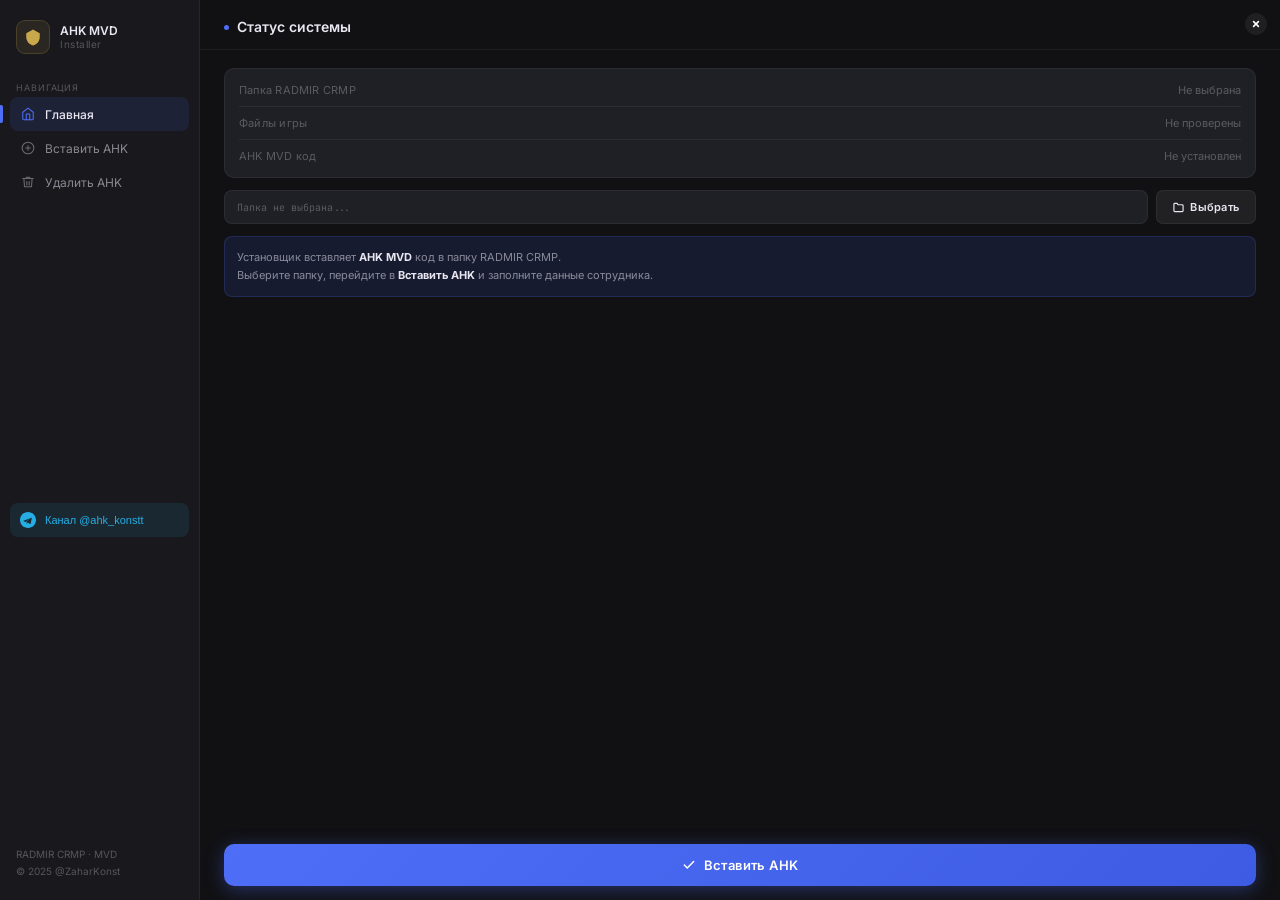
<file: index.html>
<!DOCTYPE html>
<html lang="ru">
<head>
<meta charset="UTF-8">
<meta name="viewport" content="width=device-width, initial-scale=1.0">
<title>AHK MVD Installer</title>
<link rel="preconnect" href="https://fonts.googleapis.com">
<link href="https://fonts.googleapis.com/css2?family=Inter:wght@300;400;500;600&family=JetBrains+Mono:wght@400;500&display=swap" rel="stylesheet">
<style>
*{margin:0;padding:0;box-sizing:border-box}
:root{
  --bg:#0a0a0b;--surface:#111114;--surface2:#18181d;--surface3:#1f1f26;
  --border:rgba(255,255,255,.06);--border2:rgba(255,255,255,.10);
  --text:#e8e6f0;--text2:rgba(232,230,240,.55);--text3:rgba(232,230,240,.30);
  --accent:#4f6ef7;--accent2:#3d5ce3;--accent-dim:rgba(79,110,247,.12);
  --danger:#e05555;--danger-dim:rgba(224,85,85,.12);
  --success:#3dba7a;--success-dim:rgba(61,186,122,.12);
  --warn:#e8a43b;
  --gold:#c9a84c;--gold-dim:rgba(201,168,76,.10);
  --font:'Inter',sans-serif;--mono:'JetBrains Mono',monospace
}
html,body{width:100%;height:100%;overflow:hidden}
body{font-family:var(--font);font-size:13px;color:var(--text);background:var(--bg);
  display:flex;align-items:stretch;justify-content:stretch;
  user-select:none;-webkit-app-region:drag}

/* ══ Main window ══ */
.window{
  width:100%;height:100%;background:var(--surface);
  border-radius:0;border:none;
  display:flex;overflow:hidden;position:relative;
  box-shadow:none;-webkit-app-region:no-drag
}

/* ══ Close btn ══ */
.win-close{
  position:absolute;top:13px;right:13px;z-index:100;
  width:22px;height:22px;border-radius:50%;
  background:rgba(255,255,255,.06);border:none;cursor:pointer;
  display:flex;align-items:center;justify-content:center;transition:background .15s
}
.win-close:hover{background:var(--danger)}
.win-close svg{width:8px;height:8px;stroke:#fff;stroke-width:2;fill:none;stroke-linecap:round}

/* ══ Sidebar ══ */
.sidebar{
  width:200px;flex-shrink:0;background:var(--surface2);
  border-right:.5px solid var(--border);
  display:flex;flex-direction:column;padding:20px 0
}
.sb-head{padding:0 16px;margin-bottom:28px;display:flex;align-items:center;gap:10px}
.sb-logo-icon{
  width:34px;height:34px;border-radius:9px;
  background:var(--gold-dim);border:.5px solid rgba(201,168,76,.2);
  display:flex;align-items:center;justify-content:center;flex-shrink:0
}
.sb-logo-icon svg{width:18px;height:18px;fill:var(--gold)}
.sb-logo-text{font-size:12px;font-weight:600;color:var(--text);line-height:1.3}
.sb-logo-text span{display:block;font-size:10px;font-weight:400;color:var(--text3);letter-spacing:.05em}

.sb-section{padding:0 10px;margin-bottom:4px}
.sb-label{font-size:9px;color:var(--text3);text-transform:uppercase;letter-spacing:.1em;
  padding:0 6px;margin-bottom:4px}

.nav-item{
  display:flex;align-items:center;gap:9px;padding:9px 10px;
  border-radius:8px;cursor:pointer;transition:background .15s;position:relative
}
.nav-item:hover{background:rgba(255,255,255,.04)}
.nav-item.active{background:var(--accent-dim)}
.nav-item.active::before{
  content:'';position:absolute;left:-10px;top:50%;transform:translateY(-50%);
  width:3px;height:18px;background:var(--accent);border-radius:0 2px 2px 0
}
.nav-ico{width:16px;height:16px;opacity:.4;flex-shrink:0;display:flex;align-items:center;justify-content:center}
.nav-item.active .nav-ico{opacity:1}
.nav-ico svg{width:14px;height:14px;stroke:var(--text);stroke-width:1.8;fill:none;stroke-linecap:round;stroke-linejoin:round}
.nav-item.active .nav-ico svg{stroke:var(--accent)}
.nav-lbl{font-size:12px;color:var(--text2);font-weight:400}
.nav-item.active .nav-lbl{color:var(--text);font-weight:500}

.sb-foot{margin-top:auto;padding:0 16px;
  font-size:10px;color:var(--text3);line-height:1.7}
.sb-foot a{color:var(--text3);text-decoration:none;transition:color .15s}
.sb-foot a:hover{color:var(--accent)}

/* ══ Main area ══ */
.main{flex:1;min-height:0;display:flex;flex-direction:column;overflow:hidden}

/* ══ Page header ══ */
.page-header{
  padding:18px 24px 0;display:flex;align-items:center;gap:8px;
  border-bottom:.5px solid var(--border);padding-bottom:14px;flex-shrink:0
}
.page-title{font-size:14px;font-weight:600;color:var(--text)}
.page-dot{width:5px;height:5px;border-radius:50%;background:var(--accent);flex-shrink:0;margin-top:1px}

/* ══ Content ══ */
.content{flex:1;min-height:0;padding:18px 24px 14px;overflow-y:auto;display:flex;flex-direction:column}
.content>*{flex-shrink:0}
.page{display:none;flex-direction:column;flex:1;min-height:0;overflow:hidden;animation:fade .16s ease}
.page.active{display:flex}
.page>.content{overflow-y:auto}
@keyframes fade{from{opacity:0;transform:translateY(4px)}to{opacity:1;transform:none}}

/* ══ Cards ══ */
.card{
  background:var(--surface3);border:.5px solid var(--border);
  border-radius:10px;padding:14px;margin-bottom:12px
}
.card-row{
  display:flex;align-items:center;justify-content:space-between;
  font-size:11px;gap:8px
}
.card-row+.card-row{margin-top:9px;padding-top:9px;border-top:.5px solid var(--border)}
.cr-lbl{color:var(--text3);flex-shrink:0;letter-spacing:.02em}
.cr-val{color:var(--text);font-weight:500;text-align:right;overflow:hidden;text-overflow:ellipsis;white-space:nowrap;max-width:360px;font-size:11px}
.cr-val.ok{color:var(--success)}.cr-val.err{color:var(--danger)}.cr-val.muted{color:var(--text3);font-weight:400}

/* ══ Path row ══ */
.path-row{display:flex;gap:8px;margin-bottom:12px}
.path-disp{
  flex:1;background:var(--surface3);border:.5px solid var(--border);
  border-radius:8px;padding:0 12px;height:34px;font-size:10px;
  font-family:var(--mono);color:var(--text3);
  display:flex;align-items:center;overflow:hidden;white-space:nowrap;text-overflow:ellipsis
}
.path-disp.set{color:var(--success)}

/* ══ Info / warn box ══ */
.info-box{
  background:var(--accent-dim);border:.5px solid rgba(79,110,247,.2);
  border-radius:8px;padding:12px;margin-bottom:12px;
  font-size:11px;color:var(--text2);line-height:1.6
}
.info-box b{color:var(--text)}
.warn-box{
  background:var(--danger-dim);border:.5px solid rgba(224,85,85,.2);
  border-radius:8px;padding:12px;margin-bottom:12px
}
.warn-title{font-size:11px;font-weight:600;color:var(--danger);margin-bottom:5px;display:flex;align-items:center;gap:5px}
.warn-title svg{width:12px;height:12px;stroke:currentColor;stroke-width:2.5;fill:none;flex-shrink:0}
.warn-body{font-size:11px;color:var(--text2);line-height:1.55}
.warn-body b{color:var(--text)}

/* ══ Buttons ══ */
.btn{
  height:34px;padding:0 16px;border:none;border-radius:7px;cursor:pointer;
  font-size:11px;font-weight:600;font-family:var(--font);
  transition:all .15s;display:inline-flex;align-items:center;
  justify-content:center;gap:6px;letter-spacing:.02em;flex-shrink:0
}
.btn svg{width:11px;height:11px;stroke:currentColor;stroke-width:2.5;fill:none;stroke-linecap:round;stroke-linejoin:round;flex-shrink:0}
.btn:active{transform:scale(.97)}
.btn-primary{background:var(--accent);color:#fff}
.btn-primary:hover{background:var(--accent2)}
.btn-danger{background:var(--danger);color:#fff}
.btn-danger:hover{background:#c94040}
.btn-secondary{background:rgba(255,255,255,.07);color:var(--text);border:.5px solid var(--border)}
.btn-secondary:hover{background:rgba(255,255,255,.11)}
.btn-ghost{background:transparent;color:var(--text2);border:.5px solid var(--border)}
.btn-ghost:hover{background:rgba(255,255,255,.04);color:var(--text)}
.btn:disabled{opacity:.35;cursor:not-allowed;transform:none}

/* ══ Inputs ══ */
.inp-grp{margin-bottom:10px}
.inp-lbl{font-size:9px;color:var(--text3);margin-bottom:5px;text-transform:uppercase;letter-spacing:.08em;display:block}
.inp{
  width:100%;background:var(--surface3);border:.5px solid var(--border);
  border-radius:7px;color:var(--text);font-size:11px;height:34px;padding:0 12px;
  transition:border .15s;font-family:var(--font);outline:none
}
.inp:focus{border-color:rgba(79,110,247,.5)}
.inp::placeholder{color:var(--text3)}
.inp{user-select:text;-webkit-user-select:text;-webkit-app-region:no-drag}
.inp-grp,.chk-row,.path-row,.card{-webkit-app-region:no-drag;user-select:text;-webkit-user-select:text}
.btn,.main,.page,.sidebar{-webkit-app-region:no-drag}
.inp-grp input{-webkit-app-region:no-drag}

.inp-hotkey{font-family:var(--mono);font-size:11px;cursor:pointer;caret-color:transparent}
.inp-hotkey-listening{border-color:rgba(79,110,247,.6)!important}

/* ══ Grid ══ */
.grid2{display:grid;grid-template-columns:1fr 1fr;gap:10px}

/* ══ Checkbox ══ */
.chk-row{display:flex;align-items:center;gap:9px;margin-bottom:11px;cursor:pointer}
.chk-box{
  width:16px;height:16px;background:var(--surface3);
  border:.5px solid var(--border2);border-radius:4px;flex-shrink:0;
  display:flex;align-items:center;justify-content:center;transition:all .15s
}
.chk-box.on{background:var(--accent);border-color:var(--accent)}
.chk-box svg{width:9px;height:9px;stroke:#fff;stroke-width:2.8;fill:none;opacity:0;transition:opacity .12s}
.chk-box.on svg{opacity:1}
.chk-lbl{font-size:12px;color:var(--text2)}
.chk-row:hover .chk-lbl{color:var(--text)}

/* ══ Collapsibles ══ */
.cs-wrap{overflow:hidden;transition:max-height .25s ease,opacity .25s;max-height:0;opacity:0}
.cs-wrap.show{max-height:60px;opacity:1}
.grab-wrap{overflow:hidden;transition:max-height .45s ease,opacity .3s;max-height:0;opacity:0;margin-bottom:0}
.grab-wrap.show{max-height:400px;opacity:1;margin-bottom:10px}
#swap-wrap{overflow:hidden;transition:max-height .45s ease,opacity .3s;max-height:0;opacity:0}
#swap-wrap.show{max-height:140px;opacity:1}
#menu-key-wrap{overflow:visible;}

/* ══ Progress bar ══ */
.pbar{height:2px;background:var(--border);border-radius:1px;overflow:hidden;margin-top:8px;display:none}
.pbar.show{display:block}
.pbar-fill{height:100%;width:0;background:var(--accent);transition:width .3s;border-radius:1px}

/* ══ Steps ══ */
.steps{display:flex;gap:5px;margin-bottom:14px}
.step{flex:1;height:2px;background:var(--border2);border-radius:1px;transition:background .3s}
.step.done{background:var(--accent)}
.step.cur{background:rgba(79,110,247,.4)}

/* ══ Toast (центр экрана) ══ */
.toast{
  position:fixed;left:50%;top:50%;
  transform:translate(-50%,-50%) scale(.88);
  pointer-events:none;z-index:9999;
  display:flex;flex-direction:column;align-items:center;gap:10px;
  opacity:0;transition:opacity .22s ease,transform .22s ease
}
.toast.show{opacity:1;transform:translate(-50%,-50%) scale(1)}
.toast.hide{opacity:0;transform:translate(-50%,-50%) scale(.88)}
.toast-icon{
  width:52px;height:52px;border-radius:50%;
  display:flex;align-items:center;justify-content:center;
  flex-shrink:0
}
.toast-icon svg{width:24px;height:24px;stroke-width:2.2;fill:none;stroke-linecap:round;stroke-linejoin:round}
.toast.ok .toast-icon{background:rgba(61,186,122,.15);border:.5px solid rgba(61,186,122,.35)}
.toast.ok .toast-icon svg{stroke:var(--success)}
.toast.err .toast-icon{background:rgba(224,85,85,.15);border:.5px solid rgba(224,85,85,.35)}
.toast.err .toast-icon svg{stroke:var(--danger)}
.toast-label{
  font-size:13px;font-weight:600;letter-spacing:.02em
}
.toast.ok .toast-label{color:var(--success)}
.toast.err .toast-label{color:var(--danger)}
/* overlay размытие под тостом */
.toast-bg{
  position:fixed;inset:0;z-index:9998;
  backdrop-filter:blur(2px);background:rgba(0,0,0,.25);
  opacity:0;pointer-events:none;transition:opacity .22s
}
.toast-bg.show{opacity:1}

/* ══ Key-capture overlay ══ */
.key-overlay{
  position:fixed;inset:0;z-index:99999;
  background:rgba(10,10,11,.92);backdrop-filter:blur(6px);
  display:flex;flex-direction:column;align-items:center;justify-content:center;gap:18px;
  opacity:0;pointer-events:none;transition:opacity .18s ease
}
.key-overlay.show{opacity:1;pointer-events:all}
.key-overlay-box{
  background:var(--surface2);border:.5px solid var(--border2);
  border-radius:14px;padding:32px 40px;
  display:flex;flex-direction:column;align-items:center;gap:14px;
  box-shadow:0 8px 40px rgba(0,0,0,.6)
}
.key-overlay-title{font-size:13px;font-weight:600;color:var(--text);letter-spacing:.02em}
.key-overlay-sub{font-size:11px;color:var(--text3);text-align:center;line-height:1.6}
.key-overlay-hint{
  display:flex;align-items:center;gap:8px;
  font-size:11px;color:var(--text3);margin-top:2px
}
.key-overlay-hint span{
  background:var(--surface3);border:.5px solid var(--border2);
  border-radius:5px;padding:3px 9px;font-family:var(--mono);font-size:10px;color:var(--text2)
}
.key-overlay-cancel{
  font-size:10px;color:var(--text3);cursor:pointer;
  padding:6px 14px;border-radius:6px;transition:background .15s
}
.key-overlay-cancel:hover{background:rgba(255,255,255,.06);color:var(--text)}

/* ══ Scrollbar ══ */
::-webkit-scrollbar{width:3px}
::-webkit-scrollbar-track{background:transparent}
::-webkit-scrollbar-thumb{background:var(--border2);border-radius:2px}
::-webkit-scrollbar-thumb:hover{background:rgba(255,255,255,.18)}

/* ══ Game item list (Auto-grab) ══ */
.window{--wd-margin:2.22vh;--wd-font-size:1.67vh}
.window__buttons{display:flex;margin-top:10px}
.window__buttons .controls-button__container{margin-right:14px}
.window__buttons .controls-button__container:last-child{margin-right:0}
.window-table__col{align-items:center;display:flex;font-size:12px;font-weight:500;min-height:36px;justify-content:center;padding:5px 10px;text-align:center;flex-direction:column;width:100%;color:var(--text)}
.window-table__col p{line-height:1.4;margin:0}
.window-table__item{
  background:rgba(255,255,255,.04);border:.5px solid;
  border-color:transparent transparent rgba(255,255,255,.08) transparent;
  border-radius:6px;cursor:pointer;display:flex;min-height:36px;
  margin-top:5px;position:relative;transition:all .15s
}
.window-table__item:first-child{margin-top:0}
.window-table__item:hover{background:rgba(255,255,255,.07)}
.window-table__item.selected{
  background:rgba(79,110,247,.15);border-color:rgba(79,110,247,.4);
}
.window-table__item.selected .window-table__col{color:var(--accent)}
.window-table__items{line-height:0}
.window-table__item_disabled{background:transparent;border:none;opacity:.4;pointer-events:none}

.modal_violet .modal-container{border-top:.5px solid rgba(79,110,247,.4)}
.modal_violet .modal-container-wrapper{box-shadow:inset 0 20px 30px -16px rgba(79,110,247,.15)}
.modal-container-wrapper{
  background:var(--surface2);border:.5px solid var(--border2);
  border-radius:10px;padding:3px;position:relative
}
.modal-container{border:.5px solid transparent;border-radius:10px;padding:16px}
.modal__content{position:relative;z-index:1}
.modal__pattern-wrapper{height:100px;left:0;mask-image:linear-gradient(180deg,#d9d9d9,#73737300 70%);overflow:hidden;position:absolute;top:0;width:100%;pointer-events:none}
.modal__title{color:var(--text);font-size:15px;font-weight:600;letter-spacing:.03em;text-transform:uppercase;margin-bottom:2px}
.grab-list-wrapper{position:relative;margin-top:8px}
.grab-list-container{max-height:160px;overflow-y:scroll;overflow-x:hidden;width:calc(100% - 8px);scrollbar-width:none}
.grab-list-container::-webkit-scrollbar{display:none}
.grab-scroll-rail{position:absolute;right:0;top:0;bottom:0;width:8px;pointer-events:none}
.grab-scroll-rail-bg{position:absolute;left:50%;transform:translateX(-50%);top:0;bottom:0;width:2px;background:var(--border2);border-radius:1px}
.grab-scroll-thumb{position:absolute;right:0;width:100%;background:rgba(255,255,255,.2);border-radius:1px;cursor:pointer;min-height:12px}
.controls-button{align-items:center;display:flex;height:20px;justify-content:center;position:relative;transition:all .25s ease;z-index:2}
.controls-button-content{align-items:center;background:rgba(255,255,255,.12);display:flex;flex:1 1;height:100%;justify-content:center;padding:0 6px;position:relative;transition:all .1s ease;z-index:9;border-radius:4px}
.controls-button-content:hover{background:rgba(255,255,255,.18)}
.controls-button-icon{transition:all .25s ease}
.controls-button-icon_key{height:8px;margin-right:3px;opacity:.7;width:8px}
.controls-button--text-wrapper{display:flex;flex-direction:column;height:100%;justify-content:center}
.controls-button--text{align-items:center;color:var(--text);display:flex;font-family:var(--font);font-size:10px;font-weight:600;justify-content:center;line-height:69%;text-transform:uppercase;transition:all .25s ease;letter-spacing:.05em}
.controls-button--text-border{background-color:rgba(255,255,255,.2);height:1px;margin-top:2px;width:100%}
.controls-button_enter .controls-button-content{padding:0}
.controls-button-shadow{background:linear-gradient(180deg,transparent 50%,rgba(0,0,0,.3));border-radius:0 0 4px 4px;bottom:0;left:0;position:absolute;right:0;top:0;z-index:10;pointer-events:none}
.controls-button__container{align-items:center;display:flex;margin-right:20px}
.controls-button__container:last-child{margin-right:0}
.controls-button__container-text{color:var(--text2);font-family:var(--font);font-size:10px;font-weight:500;line-height:normal;text-align:center;text-transform:uppercase;letter-spacing:.05em}

/* ══ Divider ══ */
.divider{height:.5px;background:var(--border);margin:10px 0}

/* ══ Tag badge ══ */
.badge{
  display:inline-flex;align-items:center;gap:4px;
  padding:2px 8px;border-radius:4px;font-size:10px;font-weight:500
}
.badge-accent{background:var(--accent-dim);color:var(--accent);border:.5px solid rgba(79,110,247,.2)}
.badge-gold{background:var(--gold-dim);color:var(--gold);border:.5px solid rgba(201,168,76,.2)}

/* ══ Hotkey display inline ══ */
.hotkey{
  font-family:var(--mono);font-size:10px;background:rgba(255,255,255,.07);
  border:.5px solid var(--border2);border-radius:4px;padding:2px 6px;color:var(--text2)
}
</style>
</head>
<body>
<div class="window">
  <button class="win-close" onclick="window.pywebview&&pywebview.api?pywebview.api.close_app():window.close()" title="Закрыть">
    <svg viewBox="0 0 10 10"><line x1="2" y1="2" x2="8" y2="8"/><line x1="8" y1="2" x2="2" y2="8"/></svg>
  </button>

  <!-- Sidebar -->
  <div class="sidebar">
    <div class="sb-head">
      <div class="sb-logo-icon">
        <svg viewBox="0 0 24 24" xmlns="http://www.w3.org/2000/svg"><path d="M12 2L3 7v5c0 5.25 3.75 10.15 9 11.25C17.25 22.15 21 17.25 21 12V7L12 2z"/></svg>
      </div>
      <div class="sb-logo-text">AHK MVD<span>Installer</span></div>
    </div>

    <div class="sb-section">
      <div class="sb-label">Навигация</div>
      <div class="nav-item active" onclick="setTab('home',this)">
        <div class="nav-ico"><svg viewBox="0 0 24 24"><path d="M3 9l9-7 9 7v11a2 2 0 01-2 2H5a2 2 0 01-2-2z"/><polyline points="9 22 9 12 15 12 15 22"/></svg></div>
        <span class="nav-lbl">Главная</span>
      </div>
      <div class="nav-item" onclick="setTab('insert',this)">
        <div class="nav-ico"><svg viewBox="0 0 24 24"><circle cx="12" cy="12" r="10"/><line x1="12" y1="8" x2="12" y2="16"/><line x1="8" y1="12" x2="16" y2="12"/></svg></div>
        <span class="nav-lbl">Вставить AHK</span>
      </div>
      <div class="nav-item" onclick="setTab('remove',this)">
        <div class="nav-ico"><svg viewBox="0 0 24 24"><polyline points="3 6 5 6 21 6"/><path d="M19 6l-1 14H6L5 6"/><path d="M10 11v6M14 11v6"/><path d="M9 6V4h6v2"/></svg></div>
        <span class="nav-lbl">Удалить AHK</span>
      </div>
    </div>

    <div class="sb-section" style="margin-top:auto;margin-bottom:10px">
      <button onclick="(window.pywebview&&pywebview.api&&pywebview.api.open_url)?pywebview.api.open_url('https://t.me/ahk_konstt'):window.open('https://t.me/ahk_konstt')" style="
        width:100%;display:flex;align-items:center;gap:9px;
        padding:9px 10px;border-radius:8px;border:none;
        background:rgba(38,174,228,.10);cursor:pointer;
        transition:background .15s;-webkit-app-region:no-drag
      " onmouseover="this.style.background='rgba(38,174,228,.18)'" onmouseout="this.style.background='rgba(38,174,228,.10)'">
        <svg viewBox="0 0 24 24" style="width:16px;height:16px;flex-shrink:0;fill:#26aee4"><path d="M12 0C5.373 0 0 5.373 0 12s5.373 12 12 12 12-5.373 12-12S18.627 0 12 0zm5.894 8.221-1.97 9.28c-.145.658-.537.818-1.084.508l-3-2.21-1.447 1.394c-.16.16-.295.295-.605.295l.213-3.053 5.56-5.023c.242-.213-.054-.333-.373-.12L8.32 14.862l-2.96-.924c-.643-.204-.657-.643.136-.953l11.57-4.461c.537-.194 1.006.131.828.697z"/></svg>
        <span style="font-size:11px;font-weight:500;color:#26aee4">Канал @ahk_konstt</span>
      </button>
    </div>

    <div class="sb-foot">
      RADMIR CRMP · MVD<br>
      © 2025 <a href="https://t.me/ZaharKonst" onclick="if(window.pywebview&&pywebview.api&&pywebview.api.open_url){pywebview.api.open_url('https://t.me/ZaharKonst')}return false;" onmouseover="this.style.color='var(--accent)'" onmouseout="this.style.color='var(--text3)'">@ZaharKonst</a>
    </div>
  </div>

  <!-- Main -->
  <div class="main">

    <!-- PAGE: Главная -->
    <div class="page active" id="page-home">
      <div class="page-header">
        <div class="page-dot"></div>
        <span class="page-title">Статус системы</span>
      </div>
      <div class="content">
        <div class="card">
          <div class="card-row">
            <span class="cr-lbl">Папка RADMIR CRMP</span>
            <span class="cr-val muted" id="st-folder">Не выбрана</span>
          </div>
          <div class="card-row">
            <span class="cr-lbl">Файлы игры</span>
            <span class="cr-val muted" id="st-index">Не проверены</span>
          </div>
          <div class="card-row">
            <span class="cr-lbl">AHK MVD код</span>
            <span class="cr-val muted" id="st-code">Не установлен</span>
          </div>
        </div>

        <div class="path-row">
          <div class="path-disp" id="path-disp">Папка не выбрана...</div>
          <button class="btn btn-secondary" onclick="selectFolder()">
            <svg viewBox="0 0 24 24"><path d="M22 19a2 2 0 01-2 2H4a2 2 0 01-2-2V5a2 2 0 012-2h5l2 3h9a2 2 0 012 2z"/></svg>
            Выбрать
          </button>
        </div>

        <div class="info-box">
          Установщик вставляет <b>AHK MVD</b> код в папку RADMIR CRMP.<br>
          Выберите папку, перейдите в <b>Вставить AHK</b> и заполните данные сотрудника.
        </div>

        <div style="margin-top:auto">
          <button class="btn btn-primary" onclick="setTab('insert',null)" style="width:100%;height:42px;font-size:13px;font-weight:600;border-radius:10px;background:linear-gradient(135deg,#4f6ef7,#3d5ce3);box-shadow:0 4px 18px rgba(79,110,247,.35);letter-spacing:.03em;gap:8px">
            <svg viewBox="0 0 24 24" style="width:14px;height:14px;stroke:#fff;stroke-width:2.5;fill:none;stroke-linecap:round;stroke-linejoin:round"><polyline points="20 6 9 17 4 12"/></svg>
            Вставить AHK
          </button>
        </div>
      </div>
    </div>

    <!-- PAGE: Вставить AHK -->
    <div class="page" id="page-insert">
      <div class="page-header">
        <div class="page-dot" style="background:var(--accent)"></div>
        <span class="page-title">Данные сотрудника МВД</span>
      </div>
      <div class="content">
        <div class="steps">
          <div class="step done" id="si0"></div>
          <div class="step" id="si1"></div>
          <div class="step" id="si2"></div>
        </div>

        <div class="inp-grp">
          <label class="inp-lbl">Звание (на русском)</label>
          <input class="inp" id="f-rank" placeholder="Подполковник" oninput="updateSteps()">
        </div>
        <div class="grid2">
          <div class="inp-grp">
            <label class="inp-lbl">Имя</label>
            <input class="inp" id="f-fname" placeholder="Захар" oninput="updateSteps()">
          </div>
          <div class="inp-grp">
            <label class="inp-lbl">Фамилия</label>
            <input class="inp" id="f-lname" placeholder="Конст" oninput="updateSteps()">
          </div>
        </div>

        <div class="chk-row" onclick="toggleCallsign()">
          <div class="chk-box" id="chk-box"><svg viewBox="0 0 24 24"><polyline points="20 6 9 17 4 12"/></svg></div>
          <span class="chk-lbl">Позывной ОМОН</span>
        </div>
        <div class="cs-wrap" id="cs-wrap">
          <div class="inp-grp">
            <label class="inp-lbl">Позывной</label>
            <input class="inp" id="f-callsign" placeholder="Напр. Гром-1">
          </div>
        </div>

        <div class="chk-row" onclick="toggleAutoPassword()">
          <div class="chk-box" id="chk-box-pwd"><svg viewBox="0 0 24 24"><polyline points="20 6 9 17 4 12"/></svg></div>
          <span class="chk-lbl">Авто-ввод пароля при входе</span>
        </div>
        <div class="cs-wrap" id="pwd-wrap">
          <div class="inp-grp">
            <label class="inp-lbl">Пароль</label>
            <input class="inp" id="f-password" type="password" placeholder="Введите пароль">
          </div>
        </div>

        <div class="chk-row" onclick="toggleAutoGrab()">
          <div class="chk-box" id="chk-box-grab"><svg viewBox="0 0 24 24"><polyline points="20 6 9 17 4 12"/></svg></div>
          <span class="chk-lbl">Авто-снаряжение</span>
        </div>

        <!-- Grab UI -->
        <div class="grab-wrap" id="grab-wrap">
          <div class="modal_violet">
            <div class="modal-container-wrapper">
              <div class="modal-container">
                <div class="modal__pattern-wrapper">
                  <div style="background:linear-gradient(135deg,rgba(79,110,247,.06) 0%,transparent 60%);height:100%;width:100%"></div>
                </div>
                <div class="modal__content">
                  <div class="modal__title">Полицейская служба</div>
                  <div class="grab-list-wrapper">
                    <div class="grab-list-container" id="grab-list-scroll">
                      <div class="window-table__items">
                        <div class="window-table__item" id="wmi-painkiller" onclick="toggleGrabItem('painkiller')"><div class="window-table__col"><p>Обезболивающее</p></div></div>
                        <div class="window-table__item" id="wmi-medkit" onclick="toggleGrabItem('medkit')"><div class="window-table__col"><p>Аптечка</p></div></div>
                        <div class="window-table__item" id="wmi-baton" onclick="toggleGrabItem('baton')"><div class="window-table__col"><p>Дубинка</p></div></div>
                        <div class="window-table__item" id="wmi-baton2" onclick="toggleGrabItem('baton2')"><div class="window-table__col"><p>Жезл</p></div></div>
                        <div class="window-table__item" id="wmi-vest" onclick="toggleGrabItem('vest')"><div class="window-table__col"><p>Бронежилет</p></div></div>
                        <div class="window-table__item" id="wmi-taumeter" onclick="toggleGrabItem('taumeter')"><div class="window-table__col"><p>Тауметр</p></div></div>
                        <div class="window-table__item" id="wmi-diag" onclick="toggleGrabItem('diag')"><div class="window-table__col"><p>Аппарат для диагностики</p></div></div>
                        <div class="window-table__item" id="wmi-taser" onclick="toggleGrabItem('taser')"><div class="window-table__col"><p>Тазер</p></div></div>
                        <div class="window-table__item" id="wmi-deagle" onclick="toggleGrabWeapon('deagle','magnum')"><div class="window-table__col"><p>Desert Eagle</p></div></div>
                        <div class="window-table__item" id="wmi-akm" onclick="toggleGrabWeapon('akm','ammo762')"><div class="window-table__col"><p>АКМ</p></div></div>
                        <div class="window-table__item" id="wmi-aks74u" onclick="toggleGrabWeapon('aks74u','ammo545')"><div class="window-table__col"><p>АКС-74У</p></div></div>
                        <div class="window-table__item" id="wmi-remington" onclick="toggleGrabWeapon('remington','ammo12x70')"><div class="window-table__col"><p>Remington 870</p></div></div>
                        <div class="window-table__item" id="wmi-magnum" onclick="toggleGrabItem('magnum')"><div class="window-table__col"><p>Патроны (.44 Magnum)<br><span style="font-size:9px;opacity:.4;font-weight:400">для Desert Eagle</span></p></div></div>
                        <div class="window-table__item" id="wmi-ammo762" onclick="toggleGrabItem('ammo762')"><div class="window-table__col"><p>Патроны (7.62x39)<br><span style="font-size:9px;opacity:.4;font-weight:400">для АКМ</span></p></div></div>
                        <div class="window-table__item" id="wmi-ammo545" onclick="toggleGrabItem('ammo545')"><div class="window-table__col"><p>Патроны (5.45x39)<br><span style="font-size:9px;opacity:.4;font-weight:400">для АКС-74У</span></p></div></div>
                        <div class="window-table__item" id="wmi-ammo12x70" onclick="toggleGrabItem('ammo12x70')"><div class="window-table__col"><p>Патроны (12x70)<br><span style="font-size:9px;opacity:.4;font-weight:400">для Remington 870</span></p></div></div>
                      </div>
                    </div>
                    <div class="grab-scroll-rail" id="grab-rail">
                      <div class="grab-scroll-rail-bg"></div>
                      <div class="grab-scroll-thumb" id="grab-thumb"></div>
                    </div>
                  </div>
                  <div class="window__buttons">
                    <div class="controls-button__container">
                      <div class="controls-button">
                        <div class="controls-button-content controls-button_enter">
                          <img class="controls-button-icon controls-button-icon_key" src="[data-uri]">
                          <div class="controls-button--text-wrapper">
                            <div class="controls-button--text">Взять</div>
                            <div class="controls-button--text-border"></div>
                          </div>
                        </div>
                        <div class="controls-button-shadow"></div>
                      </div>
                      <span class="controls-button__container-text">Взять</span>
                    </div>
                    <div class="controls-button__container">
                      <div class="controls-button controls-button_is-esc">
                        <div class="controls-button-content">
                          <div class="controls-button--text-wrapper">
                            <div class="controls-button--text">Esc</div>
                            <div class="controls-button--text-border"></div>
                          </div>
                        </div>
                        <div class="controls-button-shadow"></div>
                      </div>
                      <span class="controls-button__container-text">Закрыть</span>
                    </div>
                  </div>
                </div>
              </div>
            </div>
          </div>
        </div>

        <!-- Auto-taser toggle -->
        <div class="chk-row" onclick="toggleSwap()">
          <div class="chk-box" id="chk-box-swap"><svg viewBox="0 0 24 24"><polyline points="20 6 9 17 4 12"/></svg></div>
          <span class="chk-lbl">Авто-тазер (свап тазер ↔ дигл)</span>
        </div>
        <!-- Кнопка авто-тазера — показывается ТОЛЬКО когда включён -->
        <div id="swap-wrap">
          <div style="background:rgba(79,110,247,.07);border:.5px solid rgba(79,110,247,.18);border-radius:8px;padding:10px 12px;margin-bottom:10px">
            <div style="display:flex;align-items:center;gap:6px;margin-bottom:8px">
              <svg viewBox="0 0 24 24" style="width:12px;height:12px;stroke:var(--accent);stroke-width:2;fill:none;stroke-linecap:round;flex-shrink:0"><polyline points="13 2 3 14 12 14 11 22 21 10 12 10 13 2"/></svg>
              <span style="font-size:10px;color:var(--accent);font-weight:500">Авто-тазер активен</span>
            </div>
            <div class="inp-grp" style="display:flex;gap:8px;align-items:flex-end;margin-bottom:0">
              <div style="flex:1">
                <label class="inp-lbl">Кнопка свапа (тазер ↔ дигл)</label>
                <input class="inp inp-hotkey" id="f-swap-key" placeholder="Нажмите кнопку..." readonly
                  onfocus="startListeningSwapKey()" onblur="stopListeningSwapKey()">
              </div>
              <button class="btn btn-ghost" type="button" onclick="clearSwapKey()" style="height:34px;padding:0 10px;font-size:11px;flex-shrink:0">✕</button>
            </div>
          </div>
        </div>

        <!-- Кнопка АХК-меню — всегда видна, стиль как у тазера -->
        <div id="menu-key-wrap">
          <div style="background:rgba(79,110,247,.07);border:.5px solid rgba(79,110,247,.18);border-radius:8px;padding:10px 12px;margin-bottom:10px">
            <div style="display:flex;align-items:center;gap:6px;margin-bottom:8px">
              <svg viewBox="0 0 24 24" style="width:12px;height:12px;stroke:var(--accent);stroke-width:2;fill:none;stroke-linecap:round;stroke-linejoin:round;flex-shrink:0"><rect x="2" y="4" width="20" height="16" rx="2"/><path d="M6 8h.01M10 8h.01M14 8h.01M18 8h.01M6 12h.01M10 12h.01M14 12h.01M18 12h.01M8 16h8"/></svg>
              <span style="font-size:10px;color:var(--accent);font-weight:500">Кнопка меню АХК</span>
            </div>
            <div class="inp-grp" style="display:flex;gap:8px;align-items:flex-end;margin-bottom:0">
              <div style="flex:1">
                <label class="inp-lbl">Открытие меню</label>
                <input class="inp inp-hotkey" id="f-menu-key" placeholder="Нажмите кнопку..." readonly
                  onfocus="startListeningMenuKey()" onblur="stopListeningMenuKey()">
              </div>
              <button class="btn btn-ghost" type="button" onclick="clearMenuKey()" style="height:34px;padding:0 10px;font-size:11px;flex-shrink:0">✕</button>
            </div>
          </div>
        </div>

      </div>
      <!-- sticky footer вне скролла -->
      <div style="padding:12px 24px;border-top:.5px solid var(--border);background:var(--surface);flex-shrink:0">
        <div id="pbar-insert" class="pbar" style="margin:0 0 8px"><div class="pbar-fill" id="pbar-insert-f"></div></div>
        <div style="display:flex;gap:8px">
          <button class="btn btn-primary" onclick="doInsert()" style="flex:1" id="btn-insert">
            <svg viewBox="0 0 24 24"><polyline points="20 6 9 17 4 12"/></svg>
            Вставить код
          </button>
          <button class="btn btn-ghost" onclick="setTab('home',null)">Назад</button>
        </div>
      </div>
    </div>
    <div class="page" id="page-remove">
      <div class="page-header">
        <div class="page-dot" style="background:var(--danger)"></div>
        <span class="page-title">Удаление AHK MVD</span>
      </div>
      <div class="content">
        <div class="warn-box">
          <div class="warn-title">
            <svg viewBox="0 0 24 24"><path d="M10.29 3.86L1.82 18a2 2 0 001.71 3h16.94a2 2 0 001.71-3L13.71 3.86a2 2 0 00-3.42 0z"/><line x1="12" y1="9" x2="12" y2="13"/><line x1="12" y1="17" x2="12.01" y2="17"/></svg>
            Внимание
          </div>
          <div class="warn-body">
            Эта операция удалит AHK MVD код из вашей игры.<br>
            Убедитесь, что выбрана правильная папка <b>RADMIR CRMP</b> перед продолжением.
          </div>
        </div>
        <div class="card">
          <div class="card-row">
            <span class="cr-lbl">Папка</span>
            <span class="cr-val muted" id="rm-folder">Не выбрана</span>
          </div>
          <div class="card-row">
            <span class="cr-lbl">AHK MVD код</span>
            <span class="cr-val muted" id="st-code-rm">Статус неизвестен</span>
          </div>
        </div>
        <div class="pbar" id="pbar-remove"><div class="pbar-fill" id="pbar-remove-f"></div></div>
        <div style="margin-top:auto;display:flex;gap:8px">
          <button class="btn btn-danger" onclick="doRemove()" style="flex:1" id="btn-remove">
            <svg viewBox="0 0 24 24"><polyline points="3 6 5 6 21 6"/><path d="M19 6l-1 14H6L5 6"/><path d="M10 11v6M14 11v6"/></svg>
            Удалить код
          </button>
          <button class="btn btn-ghost" onclick="setTab('home',null)">Назад</button>
        </div>
      </div>
    </div>

  </div>
</div>

<!-- Key-capture overlay -->
<div class="key-overlay" id="key-overlay">
  <div class="key-overlay-box">
    <svg viewBox="0 0 24 24" style="width:28px;height:28px;stroke:var(--accent);stroke-width:1.5;fill:none;stroke-linecap:round;stroke-linejoin:round"><rect x="2" y="7" width="20" height="14" rx="2"/><path d="M6 11h.01M10 11h.01M14 11h.01M18 11h.01M6 15h4M14 15h4"/><path d="M8 7V4M16 7V4"/></svg>
    <div class="key-overlay-title" id="key-overlay-title">Нажмите кнопку или комбинацию</div>
    <div class="key-overlay-sub">Клавиша, комбинация (Alt/Ctrl/Shift + клавиша),<br>колёсико мыши ↑↓ или боковые кнопки мыши</div>
    <div class="key-overlay-hint">
      <span>Esc</span><span style="background:none;border:none;padding:0">— отмена</span>
    </div>
  </div>
  <div class="key-overlay-cancel" id="key-overlay-cancel">Отмена</div>
</div>

<div class="toast-bg" id="toast-bg"></div>
<div class="toast" id="toast">
  <div class="toast-icon">
    <svg id="toast-svg" viewBox="0 0 24 24"></svg>
  </div>
  <span class="toast-label" id="toast-label"></span>
</div>

<script>
var folderSelected=false,callsignOn=false,autoPasswordOn=false,autoGrabOn=false;
var savedAutoGrab=null,swapEnabled=false,swapKey='Alt+Q';
var menuKey='Alt+0';
var grabItems={painkiller:false,medkit:false,baton:false,baton2:false,vest:false,taumeter:false,diag:false,taser:false,deagle:false,akm:false,aks74u:false,remington:false,magnum:false,ammo762:false,ammo545:false,ammo12x70:false};
var api=null;

function toggleAutoGrab(){autoGrabOn=!autoGrabOn;document.getElementById('chk-box-grab').classList.toggle('on',autoGrabOn);document.getElementById('grab-wrap').classList.toggle('show',autoGrabOn);}
function toggleGrabItem(item){grabItems[item]=!grabItems[item];document.getElementById('wmi-'+item).classList.toggle('selected',grabItems[item]);}
var weaponAmmoMap={deagle:'magnum',akm:'ammo762',aks74u:'ammo545',remington:'ammo12x70'};
function toggleGrabWeapon(weapon,ammo){grabItems[weapon]=!grabItems[weapon];document.getElementById('wmi-'+weapon).classList.toggle('selected',grabItems[weapon]);if(grabItems[weapon]&&!grabItems[ammo]){grabItems[ammo]=true;document.getElementById('wmi-'+ammo).classList.add('selected');}if(!grabItems[weapon]){var o=Object.entries(weaponAmmoMap).some(function(e){return e[1]===ammo&&e[0]!==weapon&&grabItems[e[0]];});if(!o){grabItems[ammo]=false;document.getElementById('wmi-'+ammo).classList.remove('selected');}}}
function getGrabSettings(){var thr=(savedAutoGrab&&savedAutoGrab.thresholds)?savedAutoGrab.thresholds:{};var menu=(savedAutoGrab&&savedAutoGrab.menu)?savedAutoGrab.menu:{painkiller:0,medkit:1,baton:2,baton2:3,vest:4,taumeter:5,diag:6,taser:7,deagle:8,akm:9,aks74u:10,remington:11,ammo_magnum:12,ammo_762:13,ammo_545:14,ammo_12x70:15};var any=Object.values(grabItems).some(function(v){return v;});return{enabled:autoGrabOn&&any,items:grabItems,thresholds:{magnum:thr.magnum!==undefined?thr.magnum:30,ammo762:thr.ammo762!==undefined?thr.ammo762:60,ammo545:thr.ammo545!==undefined?thr.ammo545:60,ammo12x70:thr.ammo12x70!==undefined?thr.ammo12x70:20},menu:menu};}

window.addEventListener('pywebviewready',function(){
  api=window.pywebview.api;
  api.get_saved_settings().then(function(s){
    if(!s)return;
    if(s.rank){document.getElementById('f-rank').value=s.rank;updateSteps();}
    if(s.first_name){document.getElementById('f-fname').value=s.first_name;updateSteps();}
    if(s.last_name){document.getElementById('f-lname').value=s.last_name;updateSteps();}
    if(s.callsign){document.getElementById('f-callsign').value=s.callsign;if(s.use_callsign){callsignOn=true;document.getElementById('chk-box').classList.add('on');document.getElementById('cs-wrap').classList.add('show');}}
    if(s.auto_password){document.getElementById('f-password').value=s.auto_password;if(s.use_auto_password){autoPasswordOn=true;document.getElementById('chk-box-pwd').classList.add('on');document.getElementById('pwd-wrap').classList.add('show');}}
    if(s.auto_grab&&typeof s.auto_grab==='object'){savedAutoGrab=s.auto_grab;if(s.auto_grab.enabled){autoGrabOn=true;document.getElementById('chk-box-grab').classList.add('on');document.getElementById('grab-wrap').classList.add('show');setTimeout(initGrabScroll,300);}if(s.auto_grab.items){grabItems=Object.assign(grabItems,s.auto_grab.items);['painkiller','medkit','baton','baton2','vest','taumeter','diag','taser','deagle','akm','aks74u','remington','magnum','ammo762','ammo545','ammo12x70'].forEach(function(k){var el=document.getElementById('wmi-'+k);if(el)el.classList.toggle('selected',!!grabItems[k]);});}}
    if(typeof s.swap_enabled!=='undefined'){swapEnabled=!!s.swap_enabled;document.getElementById('chk-box-swap').classList.toggle('on',swapEnabled);document.getElementById('swap-wrap').classList.toggle('show',swapEnabled);}
    if(s.swap_key!==undefined){swapKey=s.swap_key||'Alt+Q';}document.getElementById('f-swap-key').value=swapKey;
    if(s.menu_key!==undefined){menuKey=s.menu_key||'Alt+0';}document.getElementById('f-menu-key').value=menuKey;
    if(s.path_valid){applyFolder(s.radmir_path||'');}
    // Статус кода — восстанавливаем из реальной проверки Index.js
    if(s.code_installed){
      document.getElementById('st-code').textContent='Установлен';
      document.getElementById('st-code').className='cr-val ok';
    }
    // Если путь рабочий — сразу открываем страницу вставки
    if(s.path_valid){setTimeout(function(){setTab('insert',null);},80);}
  }).catch(function(){});
});

var _pendingFlash=null,_barRunning=false;
var _toastTimer=null;
function flash(ok){
  var t=document.getElementById('toast');
  var bg=document.getElementById('toast-bg');
  var lbl=document.getElementById('toast-label');
  var svg=document.getElementById('toast-svg');
  if(_toastTimer){clearTimeout(_toastTimer);}
  t.className='toast '+(ok?'ok':'err');
  bg.className='toast-bg';
  lbl.textContent=ok?'Готово':'Ошибка';
  svg.innerHTML=ok
    ?'<polyline points="20 6 9 17 4 12"/>'
    :'<circle cx="12" cy="12" r="10"/><line x1="12" y1="8" x2="12" y2="12"/><line x1="12" y1="16" x2="12.01" y2="16"/>';
  // форс-рефлоу
  void t.offsetWidth;
  t.classList.add('show');
  bg.classList.add('show');
  _toastTimer=setTimeout(function(){
    t.classList.add('hide');t.classList.remove('show');
    bg.classList.remove('show');
    setTimeout(function(){t.className='toast';},250);
  },1800);
}
function setGlobalStatus(s){if(_barRunning){_pendingFlash=s;}else{flash(s==='ok');}}
function setTab(id,el){
  document.querySelectorAll('.nav-item').forEach(function(t){t.classList.remove('active');});
  document.querySelectorAll('.page').forEach(function(p){p.classList.remove('active');p.style.display='none';});
  var pg=document.getElementById('page-'+id);pg.style.display='flex';
  setTimeout(function(){pg.classList.add('active');},10);
  if(el){el.classList.add('active');}else{var map={home:0,insert:1,remove:2};var tabs=document.querySelectorAll('.nav-item');if(tabs[map[id]]!==undefined)tabs[map[id]].classList.add('active');}
}

function selectFolder(){
  if(!api)return;
  api.select_folder().then(function(result){
    if(!result)return;
    if(result.error==='not_radmir'){
      alert('Выберите папку RADMIR CRMP');
      return;
    }
    if(result.ok){applyFolder(result.path);}
  });
}
function applyFolder(fullPath){
  folderSelected=true;
  var disp=fullPath||'● Папка выбрана';
  document.getElementById('path-disp').textContent='✓ '+disp;
  document.getElementById('path-disp').classList.add('set');
  document.getElementById('st-folder').textContent='Выбрана';
  document.getElementById('st-folder').className='cr-val ok';
  document.getElementById('st-index').textContent='Проверены';
  document.getElementById('st-index').className='cr-val ok';
  document.getElementById('rm-folder').textContent='Выбрана';
  document.getElementById('rm-folder').className='cr-val ok';
}

function toggleCallsign(){callsignOn=!callsignOn;document.getElementById('chk-box').classList.toggle('on',callsignOn);document.getElementById('cs-wrap').classList.toggle('show',callsignOn);}
function toggleAutoPassword(){autoPasswordOn=!autoPasswordOn;document.getElementById('chk-box-pwd').classList.toggle('on',autoPasswordOn);document.getElementById('pwd-wrap').classList.toggle('show',autoPasswordOn);}
function toggleSwap(){swapEnabled=!swapEnabled;document.getElementById('chk-box-swap').classList.toggle('on',swapEnabled);document.getElementById('swap-wrap').classList.toggle('show',swapEnabled);}

// ── Key-capture overlay logic ──────────────────────────────────
var _captureTarget=null; // 'swap' | 'menu'

function _showOverlay(target){
  _captureTarget=target;
  var ov=document.getElementById('key-overlay');
  var title=document.getElementById('key-overlay-title');
  title.textContent=target==='swap'?'Кнопка свапа тазер ↔ дигл':'Кнопка открытия меню АХК';
  ov.classList.add('show');
}
function _hideOverlay(){
  document.getElementById('key-overlay').classList.remove('show');
  _captureTarget=null;
}
function _applyCapture(combo){
  if(_captureTarget==='swap'){
    swapKey=combo;
    document.getElementById('f-swap-key').value=combo;
  } else if(_captureTarget==='menu'){
    menuKey=combo;
    document.getElementById('f-menu-key').value=combo;
  }
  _hideOverlay();
}

document.getElementById('key-overlay-cancel').addEventListener('mouseup',function(e){e.stopPropagation();_hideOverlay();});
// Клик по фону (вне бокса) — НЕ вешаем, чтобы правая/левая мышь не закрывала оверлей случайно

function startListeningSwapKey(){_showOverlay('swap');}
function stopListeningSwapKey(){/* blur — оверлей управляет сам */}
function clearSwapKey(){swapKey='';document.getElementById('f-swap-key').value='';}
function startListeningMenuKey(){_showOverlay('menu');}
function stopListeningMenuKey(){/* blur — оверлей управляет сам */}
function clearMenuKey(){menuKey='';document.getElementById('f-menu-key').value='';}

// ── Клавиатура ──
document.addEventListener('keydown',function(e){
  if(!_captureTarget)return;
  e.preventDefault();e.stopPropagation();
  if(e.key==='Escape'){_hideOverlay();return;}
  // Только-модификаторы пропускаем
  var ignored=['Control','Shift','Alt','Meta','AltGraph','Dead'];
  if(ignored.indexOf(e.key)!==-1)return;
  var parts=[];
  if(e.ctrlKey)parts.push('Ctrl');
  if(e.altKey)parts.push('Alt');
  if(e.shiftKey)parts.push('Shift');
  var keyName;
  // Буквы: KeyA → A
  if(/^Key([A-Z])$/.test(e.code)){keyName=e.code.replace('Key','');}
  // Цифры над буквами: Digit1 → 1
  else if(/^Digit(\d)$/.test(e.code)){keyName=e.code.replace('Digit','');}
  // Numpad цифры: Numpad0-9 → Numpad0
  else if(/^Numpad\d$/.test(e.code)){keyName=e.code;}
  // Numpad операторы: NumpadAdd, NumpadMultiply и т.д.
  else if(/^Numpad/.test(e.code)){keyName=e.code;}
  // F1-F24
  else if(/^F\d+$/.test(e.key)){keyName=e.key;}
  // Пробел
  else if(e.code==='Space'){keyName='Space';}
  // Стрелки
  else if(e.code==='ArrowUp'){keyName='Up';}
  else if(e.code==='ArrowDown'){keyName='Down';}
  else if(e.code==='ArrowLeft'){keyName='Left';}
  else if(e.code==='ArrowRight'){keyName='Right';}
  // Enter, Tab, Backspace, Delete, Insert, Home, End, PageUp, PageDown
  else if(e.code==='Enter'||e.code==='NumpadEnter'){keyName='Enter';}
  else if(e.code==='Tab'){keyName='Tab';}
  else if(e.code==='Backspace'){keyName='Backspace';}
  else if(e.code==='Delete'){keyName='Delete';}
  else if(e.code==='Insert'){keyName='Insert';}
  else if(e.code==='Home'){keyName='Home';}
  else if(e.code==='End'){keyName='End';}
  else if(e.code==='PageUp'){keyName='PageUp';}
  else if(e.code==='PageDown'){keyName='PageDown';}
  // CapsLock, PrintScreen, ScrollLock, Pause
  else if(e.code==='CapsLock'){keyName='CapsLock';}
  else if(e.code==='PrintScreen'){keyName='PrintScreen';}
  else if(e.code==='ScrollLock'){keyName='ScrollLock';}
  else if(e.code==='Pause'){keyName='Pause';}
  // Спец-символы: берём e.key если он читаемый (один символ), иначе e.code
  else if(e.key&&e.key.length===1){keyName=e.key;}
  else{keyName=e.code;}
  if(!keyName)return;
  parts.push(keyName);
  _applyCapture(parts.join('+'));
},true);

// ── Колёсико мыши ──
document.addEventListener('wheel',function(e){
  if(!_captureTarget)return;
  e.preventDefault();e.stopPropagation();
  var parts=[];
  if(e.ctrlKey)parts.push('Ctrl');if(e.altKey)parts.push('Alt');if(e.shiftKey)parts.push('Shift');
  parts.push(e.deltaY<0?'WheelUp':'WheelDown');
  _applyCapture(parts.join('+'));
},{capture:true,passive:false});

// ── Все кнопки мыши включая левую и правую ──
// Используем mousedown для всех кроме левой/правой (они могут случайно срабатывать на UI)
// Для левой и правой используем mouseup чтобы не конфликтовать с кнопкой "Отмена"
var _pendingMouseBtn=null;
document.addEventListener('mousedown',function(e){
  if(!_captureTarget)return;
  var btnNames={0:'MouseLeft',1:'MouseMiddle',2:'MouseRight',3:'MouseBack',4:'MouseForward'};
  var name=btnNames[e.button]!==undefined?btnNames[e.button]:('Mouse'+e.button);
  e.preventDefault();e.stopPropagation();
  if(e.button===0||e.button===2){
    // Для левой/правой запоминаем и ждём mouseup — на случай что это просто клик по "Отмена"
    _pendingMouseBtn={name:name,ctrl:e.ctrlKey,alt:e.altKey,shift:e.shiftKey};
    return;
  }
  // Остальные — сразу
  var parts=[];
  if(e.ctrlKey)parts.push('Ctrl');if(e.altKey)parts.push('Alt');if(e.shiftKey)parts.push('Shift');
  parts.push(name);
  _applyCapture(parts.join('+'));
},{capture:true});

document.addEventListener('mouseup',function(e){
  if(!_pendingMouseBtn)return;
  if(!_captureTarget){_pendingMouseBtn=null;return;}
  // Проверяем что mouseup не пришёл от кнопки "Отмена"
  if(e.target&&e.target.id==='key-overlay-cancel'){_pendingMouseBtn=null;return;}
  var p=_pendingMouseBtn;_pendingMouseBtn=null;
  var parts=[];
  if(p.ctrl)parts.push('Ctrl');if(p.alt)parts.push('Alt');if(p.shift)parts.push('Shift');
  parts.push(p.name);
  _applyCapture(parts.join('+'));
},{capture:true});

function updateSteps(){var r=document.getElementById('f-rank').value.trim();var f=document.getElementById('f-fname').value.trim();var l=document.getElementById('f-lname').value.trim();var done=(r?1:0)+(f?1:0)+(l?1:0);for(var i=0;i<3;i++){var el=document.getElementById('si'+i);el.className='step'+(i<done?' done':'')+(i===done-1&&done<3?' cur':'');}}

function runBar(barId,fillId,dur,cb){var bar=document.getElementById(barId),fill=document.getElementById(fillId);bar.classList.add('show');fill.style.width='0%';_barRunning=true;_pendingFlash=null;var start=Date.now();var iv=setInterval(function(){var pct=Math.min(100,(Date.now()-start)/dur*100);fill.style.width=pct+'%';if(pct>=100){clearInterval(iv);setTimeout(function(){bar.classList.remove('show');fill.style.width='0%';_barRunning=false;if(_pendingFlash!==null){flash(_pendingFlash==='ok');_pendingFlash=null;}if(cb)cb();},200);}},25);}

function doInsert(){if(!folderSelected){flash(false);setTab('home',null);return;}var rank=document.getElementById('f-rank').value.trim();var fn=document.getElementById('f-fname').value.trim();var ln=document.getElementById('f-lname').value.trim();if(!rank||!fn||!ln){flash(false);return;}var cs=callsignOn?document.getElementById('f-callsign').value.trim():'';var pwd=autoPasswordOn?document.getElementById('f-password').value:'';var grab=getGrabSettings();var btn=document.getElementById('btn-insert');btn.disabled=true;runBar('pbar-insert','pbar-insert-f',3000);if(api){api.insert_code(rank,fn,ln,cs,callsignOn,pwd,grab,swapEnabled,swapKey,menuKey).then(function(){btn.disabled=false;});}else{flash(false);btn.disabled=false;}}

function doRemove(){if(!folderSelected){flash(false);setTab('home',null);return;}var btn=document.getElementById('btn-remove');btn.disabled=true;runBar('pbar-remove','pbar-remove-f',1500);if(api){api.remove_code().then(function(){document.getElementById('st-code-rm').textContent='Не установлен';document.getElementById('st-code-rm').className='cr-val muted';btn.disabled=false;});}else{flash(false);btn.disabled=false;}}

function initGrabScroll(){var el=document.getElementById('grab-list-scroll');var thumb=document.getElementById('grab-thumb');var rail=document.getElementById('grab-rail');if(!el||!thumb||!rail)return;function updateThumb(){if(el.scrollHeight<=el.clientHeight){rail.style.opacity='0';return;}rail.style.opacity='1';var ratio=el.clientHeight/el.scrollHeight;var thumbH=Math.max(ratio*100,10);var thumbTop=(el.scrollTop/el.scrollHeight)*100;thumb.style.height=thumbH+'%';thumb.style.top=thumbTop+'%';}el.addEventListener('scroll',updateThumb);var dragging=false,startY=0,startScroll=0;thumb.addEventListener('mousedown',function(e){dragging=true;startY=e.clientY;startScroll=el.scrollTop;document.body.style.userSelect='none';e.preventDefault();});document.addEventListener('mousemove',function(e){if(!dragging)return;var dy=e.clientY-startY;var scrollRatio=el.scrollHeight/el.clientHeight;el.scrollTop=startScroll+dy*scrollRatio;});document.addEventListener('mouseup',function(){dragging=false;document.body.style.userSelect='';});var obs=new MutationObserver(updateThumb);obs.observe(el,{childList:true,subtree:true});updateThumb();}

var _origToggleAutoGrab=toggleAutoGrab;
toggleAutoGrab=function(){_origToggleAutoGrab();if(autoGrabOn)setTimeout(initGrabScroll,300);};

document.querySelectorAll('.page').forEach(function(p){if(!p.classList.contains('active'))p.style.display='none';});
updateSteps();
document.getElementById('chk-box-swap').classList.toggle('on',swapEnabled);
document.getElementById('swap-wrap').classList.toggle('show',swapEnabled);
document.getElementById('f-swap-key').value=swapKey;
document.getElementById('f-menu-key').value=menuKey;
</script>
</body>
</html>
</file>
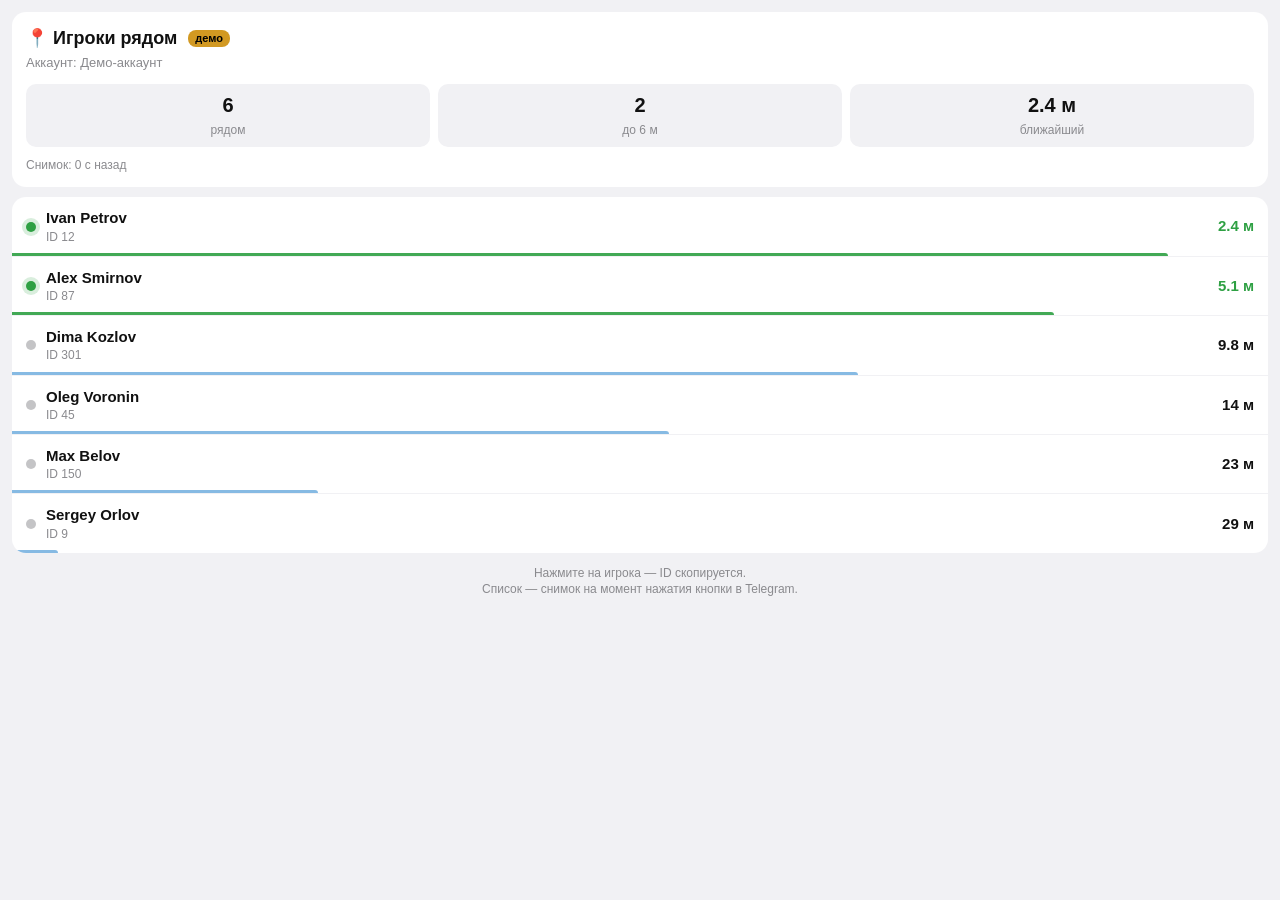
<file: HassleB/MiniApp/index.html>
<!doctype html>
<html lang="ru">
<head>
<meta charset="utf-8">
<meta name="viewport" content="width=device-width, initial-scale=1, maximum-scale=1, user-scalable=no, viewport-fit=cover">
<title>Игроки рядом</title>
<script src="https://telegram.org/js/telegram-web-app.js"></script>
<style>
  :root {
    --bg: var(--tg-theme-bg-color, #ffffff);
    --bg2: var(--tg-theme-secondary-bg-color, #f1f1f4);
    --text: var(--tg-theme-text-color, #111111);
    --hint: var(--tg-theme-hint-color, #8a8a8e);
    --link: var(--tg-theme-link-color, #2481cc);
    --btn: var(--tg-theme-button-color, #2481cc);
    --btn-text: var(--tg-theme-button-text-color, #ffffff);
    --ok: #2ea043;
    --warn: #d29922;
    --bad: #cf4b4b;
  }
  * { box-sizing: border-box; -webkit-tap-highlight-color: transparent; }
  html, body { margin: 0; padding: 0; background: var(--bg2); color: var(--text);
    font: 15px/1.35 -apple-system, BlinkMacSystemFont, "Segoe UI", Roboto, sans-serif; }
  body { padding: 12px 12px calc(16px + env(safe-area-inset-bottom, 0px)); }

  .head { background: var(--bg); border-radius: 14px; padding: 14px; margin-bottom: 10px; }
  .head h1 { margin: 0 0 4px; font-size: 18px; }
  .head .sub { color: var(--hint); font-size: 13px; }
  .stats { display: flex; gap: 8px; margin-top: 12px; }
  .stat { flex: 1; background: var(--bg2); border-radius: 10px; padding: 8px 10px; text-align: center; }
  .stat b { display: block; font-size: 20px; }
  .stat span { color: var(--hint); font-size: 12px; }

  .age { margin-top: 10px; font-size: 12px; color: var(--hint); }
  .age.old { color: var(--warn); }

  .list { background: var(--bg); border-radius: 14px; overflow: hidden; }
  .row { position: relative; display: flex; align-items: center; gap: 10px; padding: 11px 14px;
    border-bottom: 1px solid var(--bg2); cursor: pointer; }
  .row:last-child { border-bottom: 0; }
  .row:active { background: var(--bg2); }
  .bar { position: absolute; left: 0; bottom: 0; height: 3px; background: var(--btn); opacity: .55; border-radius: 0 3px 0 0; }
  .row.reach .bar { background: var(--ok); opacity: .9; }
  .dot { width: 10px; height: 10px; border-radius: 50%; background: var(--hint); flex: none; opacity: .5; }
  .row.reach .dot { background: var(--ok); opacity: 1; box-shadow: 0 0 0 4px rgba(46,160,67,.18); }
  .who { flex: 1; min-width: 0; }
  .nick { font-weight: 600; white-space: nowrap; overflow: hidden; text-overflow: ellipsis; }
  .pid { color: var(--hint); font-size: 12px; }
  .dist { font-variant-numeric: tabular-nums; font-weight: 600; }
  .row.reach .dist { color: var(--ok); }

  .empty { background: var(--bg); border-radius: 14px; padding: 28px 14px; text-align: center; color: var(--hint); }
  .note { margin: 12px 4px 0; color: var(--hint); font-size: 12px; text-align: center; }
  .toast { position: fixed; left: 50%; bottom: calc(24px + env(safe-area-inset-bottom, 0px)); transform: translate(-50%, 20px);
    background: rgba(0,0,0,.82); color: #fff; padding: 9px 16px; border-radius: 20px; font-size: 14px;
    opacity: 0; transition: .2s; pointer-events: none; }
  .toast.show { opacity: 1; transform: translate(-50%, 0); }
  .demo { display: inline-block; background: var(--warn); color: #000; font-size: 11px; padding: 1px 7px; border-radius: 8px; margin-left: 6px; vertical-align: 2px; }
</style>
</head>
<body>
  <div class="head">
    <h1>📍 Игроки рядом <span id="demo" class="demo" hidden>демо</span></h1>
    <div class="sub" id="acc">—</div>
    <div class="stats">
      <div class="stat"><b id="sCount">0</b><span>рядом</span></div>
      <div class="stat"><b id="sReach">0</b><span id="sReachLbl">в радиусе</span></div>
      <div class="stat"><b id="sMin">—</b><span>ближайший</span></div>
    </div>
    <div class="age" id="age"></div>
  </div>

  <div id="out"></div>
  <div class="note">Нажмите на игрока — ID скопируется.<br>Список — снимок на момент нажатия кнопки в Telegram.</div>
  <div class="toast" id="toast"></div>

<script>
(function () {
  'use strict';
  var tg = window.Telegram && window.Telegram.WebApp;
  if (tg) { try { tg.ready(); tg.expand(); } catch (e) {} }

  var $ = function (id) { return document.getElementById(id); };
  function haptic(kind) { try { tg && tg.HapticFeedback && tg.HapticFeedback.impactOccurred(kind || 'light'); } catch (e) {} }

  // ── разбор снимка из ?d=<base64url(JSON)> ──
  // JSON: { t: время снимка (мс), a: аккаунт/ник, r: радиус /givelic (м), p: [[id, ник, дистанция], ...] }
  function decode(s) {
    s = String(s).replace(/-/g, '+').replace(/_/g, '/');
    while (s.length % 4) s += '=';
    var bin = atob(s), bytes = new Uint8Array(bin.length);
    for (var i = 0; i < bin.length; i++) bytes[i] = bin.charCodeAt(i);
    return JSON.parse(new TextDecoder('utf-8').decode(bytes));
  }

  var data = null, demo = false;
  try {
    var q = new URLSearchParams(location.search).get('d');
    if (q) data = decode(q);
  } catch (e) { data = null; }

  if (!data) {   // открыли без данных (например, прямо в браузере) — показываем демо, чтобы можно было проверить вид
    demo = true;
    data = { t: Date.now(), a: 'Демо-аккаунт', r: 6, p: [
      [12, 'Ivan_Petrov', 2.4], [87, 'Alex_Smirnov', 5.1], [301, 'Dima_Kozlov', 9.8],
      [45, 'Oleg_Voronin', 14.3], [150, 'Max_Belov', 22.7], [9, 'Sergey_Orlov', 28.9]
    ] };
  }
  $('demo').hidden = !demo;

  var reachR = Number(data.r) || 6;
  var players = (data.p || []).map(function (a) {
    return { id: a[0], nick: String(a[1] == null ? '?' : a[1]).replace(/_/g, ' '), d: a[2] == null ? null : Number(a[2]) };
  }).sort(function (x, y) { return (x.d == null ? 1e9 : x.d) - (y.d == null ? 1e9 : y.d); });

  function fmt(d) { return d == null ? '?' : (d < 10 ? d.toFixed(1) : String(Math.round(d))) + ' м'; }

  // ── отрисовка ──
  $('acc').textContent = data.a ? ('Аккаунт: ' + data.a) : '';
  $('sReachLbl').textContent = 'до ' + reachR + ' м';
  var reach = players.filter(function (p) { return p.d != null && p.d <= reachR; });
  $('sCount').textContent = players.length;
  $('sReach').textContent = reach.length;
  $('sMin').textContent = players.length ? fmt(players[0].d) : '—';

  var out = $('out');
  if (!players.length) {
    out.innerHTML = '<div class="empty">Рядом никого нет</div>';
  } else {
    var list = document.createElement('div'); list.className = 'list';
    var MAXD = 30;   // шкала полоски: радиус чата сервера
    players.forEach(function (p) {
      var row = document.createElement('div');
      row.className = 'row' + ((p.d != null && p.d <= reachR) ? ' reach' : '');
      var w = p.d == null ? 0 : Math.max(3, Math.min(100, 100 - (p.d / MAXD) * 100));
      row.innerHTML = '<span class="dot"></span>' +
        '<div class="who"><div class="nick"></div><div class="pid"></div></div>' +
        '<div class="dist"></div><div class="bar" style="width:' + w + '%"></div>';
      row.querySelector('.nick').textContent = p.nick;
      row.querySelector('.pid').textContent = 'ID ' + p.id;
      row.querySelector('.dist').textContent = fmt(p.d);
      row.addEventListener('click', function () { copyId(p); });
      list.appendChild(row);
    });
    out.appendChild(list);
  }

  // ── «возраст» снимка ──
  function renderAge() {
    var s = Math.max(0, Math.round((Date.now() - Number(data.t || Date.now())) / 1000));
    var el = $('age');
    el.textContent = 'Снимок: ' + (s < 60 ? s + ' с' : Math.floor(s / 60) + ' мин ' + (s % 60) + ' с') + ' назад';
    el.className = 'age' + (s > 60 ? ' old' : '');
  }
  renderAge(); setInterval(renderAge, 1000);

  // ── копирование ID ──
  var toastT = null;
  function toast(t) { var el = $('toast'); el.textContent = t; el.className = 'toast show'; clearTimeout(toastT); toastT = setTimeout(function () { el.className = 'toast'; }, 1400); }
  function copyId(p) {
    var s = String(p.id);
    haptic('light');
    function done() { toast('ID ' + s + ' скопирован'); }
    try {
      if (navigator.clipboard && navigator.clipboard.writeText) { navigator.clipboard.writeText(s).then(done, fallback); return; }
    } catch (e) {}
    fallback();
    function fallback() {
      try {
        var ta = document.createElement('textarea'); ta.value = s; ta.style.position = 'fixed'; ta.style.opacity = '0';
        document.body.appendChild(ta); ta.select(); document.execCommand('copy'); document.body.removeChild(ta); done();
      } catch (e) { toast('ID ' + s); }
    }
  }
})();
</script>
</body>
</html>
</file>
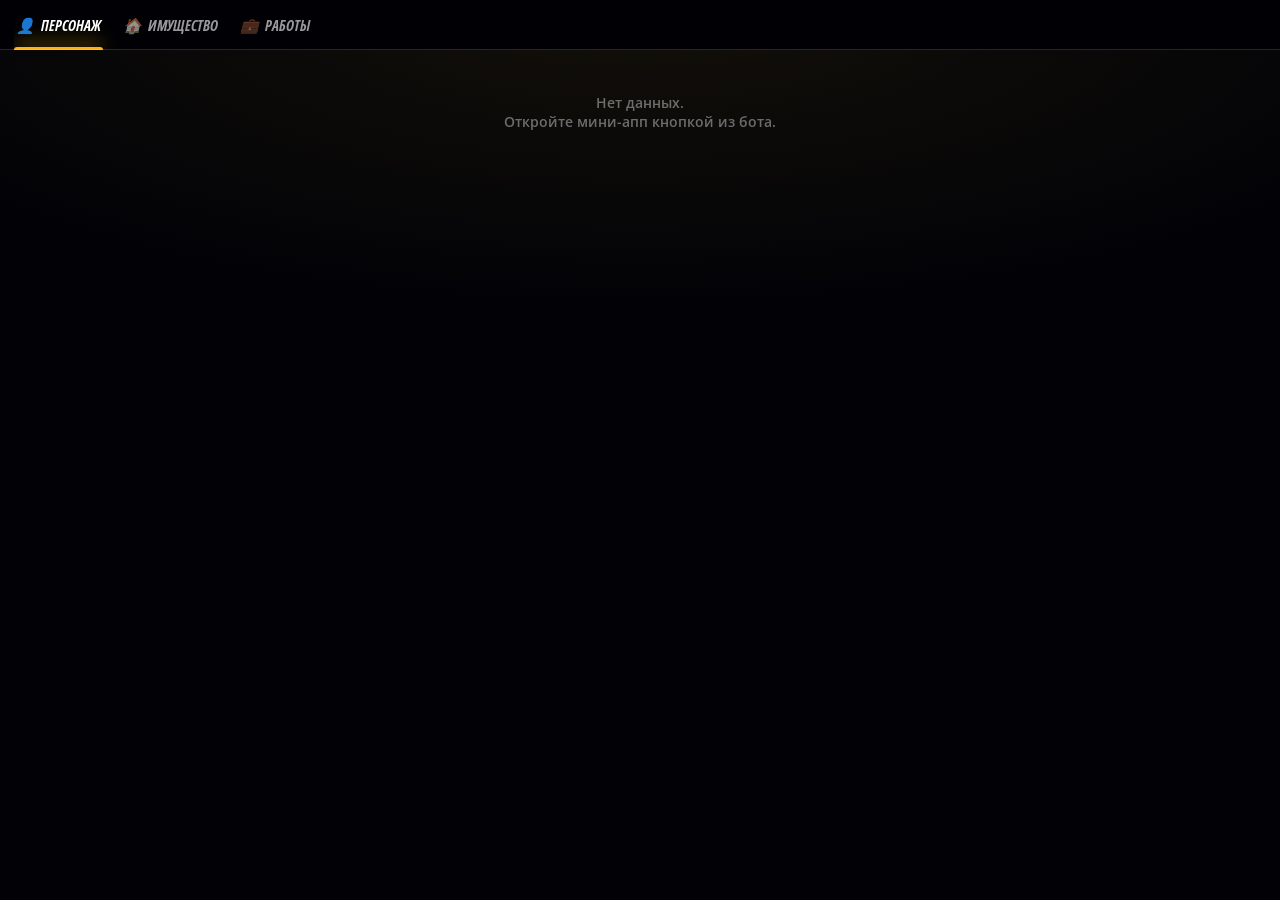
<file: HassleB/stats.html>
<!doctype html>
<html lang="ru"><head><meta charset="utf-8">
<meta name="viewport" content="width=device-width,initial-scale=1,viewport-fit=cover">
<title>Персонаж</title>
<link href="https://fonts.googleapis.com/css2?family=Open+Sans:ital,wdth,wght@0,75..100,400..800;1,75..100,700&display=swap" rel="stylesheet">
<script src="https://telegram.org/js/telegram-web-app.js"></script>
<style>
:root{--a:#ffb110;--bg:#010106;--tx:#eeeee6;--card:#ffffff0d;--g:#1aae39;--r:#e8433f}
*{box-sizing:border-box}
body{margin:0;min-height:100vh;background:radial-gradient(120% 60% at 50% 0,#14110a 0,var(--bg) 60%) var(--bg);color:var(--tx);font:600 14px/1.35 "Open Sans",Arial,sans-serif;padding-bottom:env(safe-area-inset-bottom)}
.hd{position:sticky;top:0;z-index:3;background:#010106f5;padding:env(safe-area-inset-top) 14px 0;display:flex;align-items:center;justify-content:space-between}
.hd::after{content:"";position:absolute;left:0;right:0;bottom:0;height:1px;background:#ffffff26}
.tabs{display:flex;position:relative;height:50px;overflow-x:auto;scrollbar-width:none}
.tab{display:flex;align-items:center;gap:6px;margin-right:18px;padding:0 2px;font:italic 700 15px "Open Sans",Arial;font-stretch:75%;text-transform:uppercase;color:#fff9;cursor:pointer;white-space:nowrap;transition:.25s}
.tab.on{color:#fff}
#ln{position:absolute;bottom:0;left:0;height:3px;width:0;background:var(--a);border-radius:4px 4px 0 0;box-shadow:0 -3px 18px #f9b701;transition:.25s}
.who{font:italic 700 13px "Open Sans";font-stretch:75%;text-transform:uppercase;color:#fff9;text-align:right;white-space:nowrap}
main{padding:14px;max-width:560px;margin:0 auto}
.card{background:var(--card);border-radius:10px;padding:12px 14px;margin-bottom:10px}
.h{font:italic 700 12px "Open Sans";font-stretch:75%;text-transform:uppercase;color:#fff9;letter-spacing:.06em;margin:0 0 8px}
.nick{font:italic 800 24px "Open Sans";font-stretch:75%;text-transform:uppercase;line-height:1.1}
.sub{color:#fff9;font-weight:600;margin-top:2px}
.vip{display:inline-block;margin-top:8px;padding:2px 9px;border-radius:20px;font:italic 700 12px "Open Sans";font-stretch:75%;text-transform:uppercase;border:1px solid}
.row{display:flex;justify-content:space-between;align-items:baseline;gap:10px}
.row b{font-weight:800}
.bar{height:7px;border-radius:4px;background:#ffffff1a;margin-top:6px;overflow:hidden}
.bar i{display:block;height:100%;border-radius:4px}
.g3{display:grid;grid-template-columns:repeat(3,1fr);gap:8px}
.g2{display:grid;grid-template-columns:1fr 1fr;gap:8px}
.tile{background:var(--card);border-radius:10px;padding:10px;text-align:center}
.tile span{display:block;color:#fff9;font-size:11px;text-transform:uppercase}
.tile b{display:block;font:italic 800 20px "Open Sans";font-stretch:75%;margin-top:2px}
.fin{display:flex;justify-content:space-between;padding:7px 0;border-bottom:1px solid #ffffff14}
.fin:last-child{border:0}
.fin span{color:#fff9}
.chip{display:inline-block;margin:0 6px 6px 0;padding:4px 10px;border-radius:20px;font-size:13px}
.ok{color:var(--g)}.bad{color:var(--r)}
.empty{text-align:center;color:#fff6;padding:30px 0}
.ft{text-align:center;color:#fff5;font-size:11px;margin:14px 0}
</style></head><body>
<div class="hd"><div class="tabs" id="tabs"><i id="ln"></i></div><div class="who" id="who"></div></div>
<main id="v"></main>
<script>
const $=s=>document.querySelector(s),
E=s=>String(s==null?'':s).replace(/[&<>"]/g,c=>({'&':'&amp;','<':'&lt;','>':'&gt;','"':'&quot;'}[c])),
N=v=>v==null||v===''?'—':Number(v).toLocaleString('ru-RU'),
P=v=>v==null?'—':v+'%';
function dec(s){s=s.replace(/-/g,'+').replace(/_/g,'/');while(s.length%4)s+='=';return JSON.parse(new TextDecoder().decode(Uint8Array.from(atob(s),c=>c.charCodeAt(0))))}
let D=null;
try{const q=new URLSearchParams(location.search);if(q.get('d'))D=dec(q.get('d'));else if(q.has('demo'))D={n:'Nick_Name',s:1,f:'ФСБ',o:['Федеральная служба','Капитан',9,'Опер уполномоченный'],l:[24,1800,3000],h:312,m:[152000,2600000,120,8400],ph:'3486421',v:2,st:[56,78],lw:100,pr:[2,1,3],pd:[['Дом №200',3,20,1],['Дом #12',14,20,0],['Квартира',9,30,0]],b:[['+10% к опыту',0],['Голод',1]],j:[['Машинист метрополитена',2],['Пилот',5]],sal:[12500,'14:00'],t:Date.now()}}catch(e){}
const tg=window.Telegram&&Telegram.WebApp;
if(tg){try{tg.ready();tg.expand();tg.setHeaderColor('#010106');tg.setBackgroundColor('#010106')}catch(e){}}
const bar=(v,m,c)=>`<div class="bar"><i style="width:${Math.max(0,Math.min(100,m?v/m*100:0))}%;background:${c}"></i></div>`,
tile=(k,v)=>`<div class="tile"><span>${k}</span><b>${v}</b></div>`,
fin=(k,v)=>`<div class="fin"><span>${k}</span><b>${v}</b></div>`,
VIP=[null,['Silver','#c0c6d0'],['Gold','#ffb110'],['Platinum','#7fd6ff']],
ico=n=>/квартир/i.test(n)?'🏢':/авто|машин/i.test(n)?'🚗':/бизнес|магазин/i.test(n)?'🏪':'🏠';
const TABS=[['Персонаж','👤',d=>{
 const o=d.o||[],l=d.l||[],s=d.st||[],p=d.pr||[],m=d.m||[],vp=VIP[d.v];
 return `<div class="card"><div class="nick">${E(d.n)||'—'}</div>
 <div class="sub">${E(o[0]||'—')} · ${E(o[1]||'—')}${o[2]?' (#'+o[2]+')':''}</div><div class="sub">${E(o[3]||'')}</div>
 ${vp?`<span class="vip" style="color:${vp[1]}">${vp[0]} VIP</span>`:''}</div>
 <div class="card"><div class="row"><span class="h" style="margin:0">Уровень</span><b>${N(l[0])}${d.h!=null?' · '+N(d.h)+' ч':''}</b></div>
 ${bar(l[1],l[2],'linear-gradient(90deg,#ffb110,#f9d44a)')}<div class="sub" style="font-size:12px;margin-top:4px">${N(l[1])} / ${N(l[2])} XP</div></div>
 <div class="g2" style="margin-bottom:10px"><div class="card" style="margin:0"><div class="row"><span class="h" style="margin:0">Выносливость</span><b>${P(s[0])}</b></div>${bar(s[0],100,'var(--g)')}</div>
 <div class="card" style="margin:0"><div class="row"><span class="h" style="margin:0">Мускулатура</span><b>${P(s[1])}</b></div>${bar(s[1],100,'var(--r)')}</div></div>
 <div class="g3" style="margin-bottom:10px">${tile('Дома',p[0]||0)}${tile('Бизнесы',p[1]||0)}${tile('Авто',p[2]||0)}</div>
 <div class="card"><p class="h">Финансы</p>${fin('Наличные',N(m[0])+' ₽')}${fin('Банк',N(m[1])+' ₽')}${m[2]!=null?fin('Donate',N(m[2])+' ₽'):''}${d.sal?fin('Последняя з/п',N(d.sal[0])+' ₽'+(d.sal[1]?' · '+E(d.sal[1]):'')):''}${fin('SIM',N(m[3])+' ₽')}${fin('Телефон',E(d.ph||'—'))}${fin('Законопослушность',N(d.lw))}</div>`}],
['Имущество','🏠',d=>{const a=d.pd||[];return a.length?a.map(x=>{const dg=x[3];return `<div class="card"><div class="row"><span>${ico(x[0])} ${E(x[0])}</span><b class="${dg?'bad':''}">${x[1]}/${x[2]} дн.${dg?' ⚠️':''}</b></div>${bar(x[1],x[2],dg?'var(--r)':'var(--a)')}</div>`}).join(''):'<div class="empty">Имущества нет</div>'}],
['Работы','💼',d=>{const b=d.b||[],j=d.j||[],ch=(x,c)=>x.length?x.map(y=>`<span class="chip ${c}" style="background:${c=='ok'?'#1aae3922':'#e8433f22'}">${E(y[0])}</span>`).join(''):'<span class="sub">—</span>';
 return `<div class="card"><p class="h">Баффы</p>${ch(b.filter(x=>!x[1]),'ok')}</div><div class="card"><p class="h">Дебаффы</p>${ch(b.filter(x=>x[1]),'bad')}</div>
 <div class="card"><p class="h">Работы</p>${j.length?j.map(x=>fin(E(x[0]),'ур. '+x[1])).join(''):'<span class="sub">—</span>'}</div>`}]];
let cur=0;
function show(i){cur=i;const T=document.querySelectorAll('.tab');T.forEach((t,k)=>t.classList.toggle('on',k==i));
 const t=T[i];$('#ln').style.width=t.offsetWidth+'px';$('#ln').style.transform='translateX('+t.offsetLeft+'px)';
 $('#v').innerHTML=D?TABS[i][2](D)+`<div class="ft">Обновлено ${Math.max(0,Math.round((Date.now()-(D.t||Date.now()))/60000))} мин назад</div>`:'<div class="empty">Нет данных.<br>Откройте мини-апп кнопкой из бота.</div>';scrollTo(0,0)}
TABS.forEach((t,i)=>{const e=document.createElement('div');e.className='tab';e.innerHTML=t[1]+'<span>'+t[0]+'</span>';e.onclick=()=>show(i);$('#tabs').appendChild(e)});
if(D)$('#who').textContent='S'+(D.s||'?')+(D.f?' · '+D.f:'');
show(0);document.fonts&&document.fonts.ready.then(()=>show(cur));
</script></body></html>
</file>
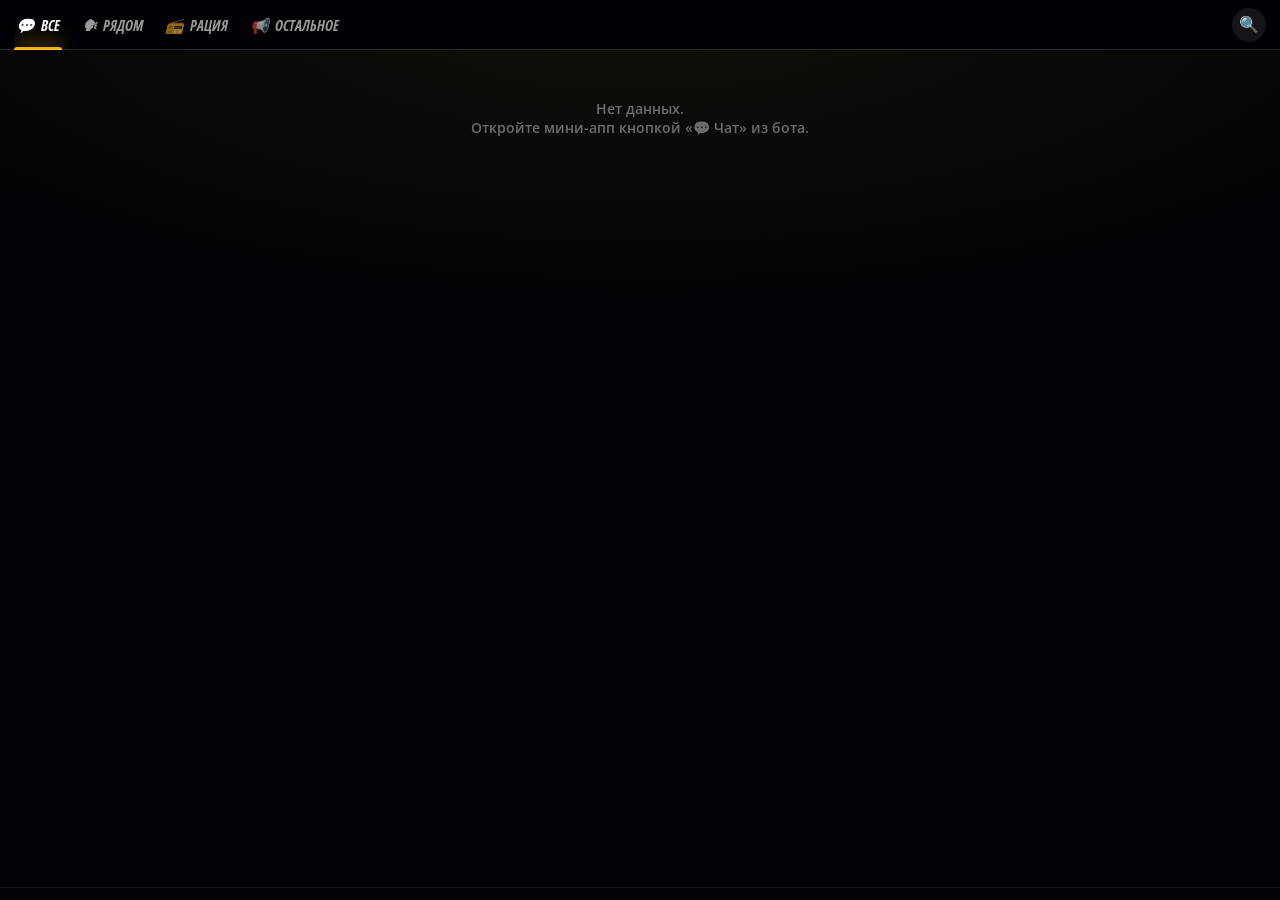
<file: HassleB/MiniApp/chatapp.html>
<!doctype html>
<html lang="ru"><head><meta charset="utf-8">
<meta name="viewport" content="width=device-width,initial-scale=1,viewport-fit=cover">
<title>Чат</title>
<link href="https://fonts.googleapis.com/css2?family=Open+Sans:ital,wdth,wght@0,75..100,400..800;1,75..100,700&display=swap" rel="stylesheet">
<script src="https://telegram.org/js/telegram-web-app.js"></script>
<style>
:root{--a:#ffb110;--bg:#010106;--tx:#eeeee6;--card:#ffffff0d;--g:#1aae39;--r:#e8433f;--y:#ffb110}
*{box-sizing:border-box}
html,body{height:100%}
body{margin:0;display:flex;flex-direction:column;background:radial-gradient(120% 60% at 50% 0,#14110a 0,var(--bg) 60%) var(--bg);color:var(--tx);font:600 14px/1.35 "Open Sans",Arial,sans-serif}
.hd{flex:none;position:relative;background:#010106f5;padding:env(safe-area-inset-top) 14px 0;display:flex;align-items:center;justify-content:space-between}
.hd::after{content:"";position:absolute;left:0;right:0;bottom:0;height:1px;background:#ffffff26}
.tabs{display:flex;position:relative;height:50px;overflow-x:auto;scrollbar-width:none;min-width:0}
.tab{display:flex;align-items:center;gap:6px;margin-right:18px;padding:0 2px;font:italic 700 15px "Open Sans",Arial;font-stretch:75%;text-transform:uppercase;color:#fff9;cursor:pointer;white-space:nowrap;transition:.25s}
.tab.on{color:#fff}
#ln{position:absolute;bottom:0;left:0;height:3px;width:0;background:var(--a);border-radius:4px 4px 0 0;box-shadow:0 -3px 18px #f9b701;transition:.25s}
.rt{display:flex;align-items:center;gap:8px;min-width:0;flex:none}
.who{font:italic 700 13px "Open Sans";font-stretch:75%;text-transform:uppercase;color:#fff9;text-align:right;white-space:nowrap;padding-left:10px;overflow:hidden;text-overflow:ellipsis;max-width:32vw}
.sbtn{flex:none;width:34px;height:34px;display:flex;align-items:center;justify-content:center;border-radius:50%;cursor:pointer;font-size:16px;color:#fff;background:#ffffff14;transition:.2s;user-select:none}
.sbtn.on{background:var(--a);color:#000}
.sr{flex:none;display:none;align-items:center;gap:8px;padding:8px 14px;background:#010106f5;border-bottom:1px solid #ffffff1f}
.sr.on{display:flex}
.sr input{flex:1;min-width:0;background:#ffffff14;border:1px solid #ffffff26;border-radius:8px;color:var(--tx);font:600 16px "Open Sans",Arial,sans-serif;padding:7px 10px;outline:none}
.sr input:focus{border-color:var(--a)}
.sr input::placeholder{color:#fff6}
#sc{flex:none;color:#fff9;font-size:12px;white-space:nowrap;font-variant-numeric:tabular-nums}
#sx{flex:none;width:30px;height:30px;display:flex;align-items:center;justify-content:center;border-radius:50%;cursor:pointer;color:#fff9;font-size:15px;user-select:none}
#log{flex:1;min-height:0;overflow-y:auto;overscroll-behavior:contain;padding:10px 14px;max-width:640px;width:100%;margin:0 auto}
/* Строка как в игре (Hud.css .chat-message): жирный, чёрный контур, «[ЧЧ:ММ:СС] » — часть текста того же цвета */
.m{padding:2px 0;overflow-wrap:anywhere;font-weight:700;font-size:14px;line-height:1.4;
 text-shadow:-1px -1px 0 #000,0 -1px 0 #000,1px -1px 0 #000,1px 0 0 #000,1px 1px 0 #000,0 1px 0 #000,-1px 1px 0 #000,-1px 0 0 #000}
@media (pointer:coarse){.m{text-shadow:0 1px 2px #0d0d17,0 1px 2px #0d0d17,0 1px 2px #0d0d17,0 1px 2px #0d0d17,0 1px 2px #0d0d17}}
mark{background:var(--a);color:#000;text-shadow:none;border-radius:2px;padding:0 1px}
.empty{text-align:center;color:#fff6;padding:40px 0;text-shadow:none}
.ft{flex:none;text-align:center;color:#fff5;font-size:11px;padding:6px 0 calc(6px + env(safe-area-inset-bottom));border-top:1px solid #ffffff14}
.ok{color:var(--g)}.bad{color:var(--r)}.warn{color:var(--y)}.mut{color:#fff9}
#dn{position:fixed;right:14px;bottom:calc(var(--cinh,0px) + 40px + env(safe-area-inset-bottom));display:none;padding:7px 14px;border-radius:20px;background:var(--a);color:#000;font:italic 800 12px "Open Sans";font-stretch:75%;text-transform:uppercase;box-shadow:0 4px 16px #0008;cursor:pointer}

/* ── Строка ввода: как radmir-chat-input в игре (Hud.css) — линия сверху, прозрачное поле, RU/EN справа,
   подсказки команд (radmir-chat-hints) и клавиша Enter (controls-button) ── */
.cin{flex:none;background:#010106f5;padding:0 14px}
.cin[hidden]{display:none}
.cin-w{max-width:640px;margin:0 auto}
.cin-st{display:none;align-items:center;gap:6px;min-height:22px;padding:6px 0 0;font-size:12px;font-weight:600;color:#fff9}
.cin-st.on{display:flex}
form.cin-row{margin:0}
.cin-row{display:flex;align-items:center;height:46px;border-top:1px solid #f4f1e126;transition:border-color .25s}
.cin.foc .cin-row{border-top-color:#ffb11099}
.cin-row input{flex:1 1 auto;min-width:0;height:100%;padding:3px 0 0;background:transparent;border:0;outline:0;border-radius:0;color:#f4f1e1;font:500 16px/22px "Open Sans",Arial,sans-serif;text-shadow:0 1px 3px #000000b3;-webkit-appearance:none;appearance:none}
.cin-row input::placeholder{color:#f4f1e166;text-shadow:none}
.cin-row input::selection{background:#ff6a0040}
.cin-row input:disabled{opacity:.5}
.cin-lang{flex:none;display:flex;align-items:center;justify-content:flex-end;padding:3px 0 0 10px;color:#f4f1e199;font:700 16px/22px "Open Sans",Arial,sans-serif;text-shadow:0 1px 3px #000000b3;user-select:none}
.cin-bar{display:flex;align-items:center;justify-content:space-between;gap:10px;padding:2px 0 8px}
.hints{display:flex;gap:6px;min-width:0;overflow-x:auto;scrollbar-width:none}
.hints::-webkit-scrollbar{display:none}
.hint{flex:none;display:flex;align-items:center;height:30px;padding:0 9px;background:#f4f1e140;color:#f4f1e199;font:500 14px/22px "Open Sans",Arial,sans-serif;white-space:nowrap;cursor:pointer;text-shadow:0 1px 3px #000000b3;transition:all .25s ease;user-select:none}
.hint b{font-weight:500;color:#f4f1e1;transition:color .25s}
.hint:hover,.hint.act{background:#f4f1e1;color:#27272799;box-shadow:0 8px 40px #f8f6ed3d;text-shadow:none}
.hint:hover b,.hint.act b{color:#272727}
/* клавиша Enter: светлая «кнопка» с тенью-ножкой, при нажатии проседает (controls-button) */
.ekey{flex:none;position:relative;height:30px;min-width:68px;margin:0 0 0 auto;padding:0;border:0;background:none;cursor:pointer;-webkit-tap-highlight-color:transparent;font:inherit}
.ekey i{position:absolute;left:0;right:0;top:3px;bottom:-3px;background:#ffffff40;border-radius:2px 2px 6px 6px;transition:opacity .1s}
.ekey span{position:relative;display:flex;align-items:center;justify-content:center;height:100%;padding:0 12px;background:#d8d4cc;color:#010106;font:italic 700 14px/1 "Open Sans",Arial,sans-serif;font-stretch:75%;text-transform:uppercase;transition:transform .1s ease,background .25s}
.ekey u{text-decoration:none;padding-bottom:2px;border-bottom:2px solid #01010640}
.ekey:active span{transform:translateY(3px)}
.ekey:active i{opacity:0}
.ekey:disabled{cursor:default}
.ekey:disabled span{background:#292524;color:#eeeee633}
.ekey:disabled i{opacity:0}
.ekey:disabled u{border-bottom-color:transparent}
</style></head><body>
<div class="hd"><div class="tabs" id="tabs"><i id="ln"></i></div><div class="rt"><div class="who" id="who"></div><div class="sbtn" id="sb" title="Поиск">🔍</div></div></div>
<div class="sr" id="sr"><input id="q" type="search" placeholder="Поиск по чату…" autocomplete="off" autocapitalize="off" spellcheck="false"><span id="sc"></span><span id="sx" title="Очистить / закрыть">✕</span></div>
<div id="log"></div>
<div id="dn">↓ новые</div>
<div class="cin" id="cin" hidden><div class="cin-w">
 <div class="cin-st" id="cst"></div>
 <form class="cin-row" id="cf" action="javascript:void 0" novalidate><input id="ci" type="text" maxlength="512" autocomplete="off" autocapitalize="off" autocorrect="off" spellcheck="false" enterkeyhint="send" aria-label="Сообщение в игровой чат"><div class="cin-lang" id="cl">RU</div></form>
 <div class="cin-bar"><div class="hints" id="hints"></div><button class="ekey" id="ek" type="button" tabindex="-1" aria-label="Отправить"><i></i><span><u>Enter</u></span></button></div>
</div></div>
<div class="ft" id="ft"></div>
<script>
const $=s=>document.querySelector(s),
E=s=>String(s==null?'':s).replace(/[&<>"]/g,c=>({'&':'&amp;','<':'&lt;','>':'&gt;','"':'&quot;'}[c]));
const Q=new URLSearchParams(location.search),K=Q.get('k'),DB='https://haeb-41fcc-default-rtdb.firebaseio.com';
const tg=window.Telegram&&Telegram.WebApp;
if(tg){try{tg.ready();tg.expand();tg.setHeaderColor('#010106');tg.setBackgroundColor('#010106')}catch(e){}}
$('#who').textContent=Q.get('n')||'';

// Радиус по цвету строки — как getChatRadius в Code.js
const NEAR=['EEEEEE','CECECE','999999','6B6B6B'],RADIO=['33CC66'];
const TABS=[['Все','💬',()=>true],['Рядом','🗣',m=>NEAR.includes(m[1])],['Рация','📻',m=>RADIO.includes(m[1])],['Остальное','📢',m=>!NEAR.includes(m[1])&&!RADIO.includes(m[1])]];
let cur=0,all=[],seen=new Set(),got=false,fails=0,busy=false,lastT=null,seenAt=0,stick=true,words=[],Z=null;
let snapT=null,usingSnap=false;
// Снимок последних сообщений из ссылки — запасной вариант, если Firebase недоступен.
// ?s= — компактный формат ChatApp.js (кириллица 1 байт, {RRGGBB} 4 байта); ?d= — старый JSON, на случай уже висящих в Telegram кнопок.
function dec(s){s=s.replace(/-/g,'+').replace(/_/g,'/');while(s.length%4)s+='=';return JSON.parse(new TextDecoder().decode(Uint8Array.from(atob(s),c=>c.charCodeAt(0))))}
function unpack(s){s=s.replace(/-/g,'+').replace(/_/g,'/');while(s.length%4)s+='=';const r=atob(s),b=[];for(let i=0;i<r.length;i++)b.push(r.charCodeAt(i));
 let o='';for(let i=0;i<b.length;i++){const c=b[i];
  if(c===1){o+='{'+[b[i+1],b[i+2],b[i+3]].map(x=>('0'+x.toString(16)).slice(-2).toUpperCase()).join('')+'}';i+=3}
  else if(c===2){o+=String.fromCharCode(b[i+1]<<8|b[i+2]);i+=2}
  else if(c>=0xC0)o+=String.fromCharCode(0x410+c-0xC0);
  else if(c===0xA8)o+='\u0401';else if(c===0xB8)o+='\u0451';
  else o+=String.fromCharCode(c)}
 return o}
try{const sq=Q.get('s'),dq=Q.get('d');
 if(sq){const ln=unpack(sq).split('\n'),hd=ln[0].split('|');snapT=(+hd[0]||0)*1000||Date.now();if(isFinite(+hd[1]))Z=+hd[1];let pc='';
  for(let i=1;i<ln.length;i++){const l=ln[i];if(!l)continue;const p1=l.indexOf('|'),p2=l.indexOf('|',p1+1);if(p1<0||p2<0)continue;
   const col=l.slice(p1+1,p2)||pc;pc=col;const m=[snapT-(+l.slice(0,p1)||0)*1000,col,l.slice(p2+1)];seen.add(m[0]+'|'+m[2]);all.push(m)}
  usingSnap=all.length>0}
 else if(dq){const sn=dec(dq);if(sn&&Array.isArray(sn.m)){snapT=sn.t||Date.now();if(typeof sn.z==='number')Z=sn.z;
  sn.m.forEach(r=>{const m=[snapT-(r[0]||0)*1000,r[1],r[2]];seen.add(m[0]+'|'+m[2]);all.push(m)});usingSnap=all.length>0}}
}catch(e){}

const pad=n=>String(n).padStart(2,'0');
// Время как в игре: игра форматирует Date.now() по СВОЕМУ часовому поясу (Hud.js formatTime) — Z пришёл из игры (getTimezoneOffset)
function hms(t){const d=new Date(t-(Z==null?new Date().getTimezoneOffset():Z)*60000);return pad(d.getUTCHours())+':'+pad(d.getUTCMinutes())+':'+pad(d.getUTCSeconds())}

// «{RRGGBB}» / «{RRGGBBAA}» в тексте меняет цвет дальше (как colors.js в игре); до первого кода — цвет строки.
// Токен вида {xxxxxx} игра съедает всегда, но красит только если это настоящий hex-цвет.
const baseOf=b=>/^[0-9A-F]{6}$/i.test(b)&&b!=='000000'?'#'+b:'var(--tx)';
function segs(text,base){
 const out=[],rx=/\{([a-zA-Z0-9]{6}|[a-zA-Z0-9]{8})\}/g;let last=0,col=baseOf(base),m;
 while((m=rx.exec(text))){if(m.index>last)out.push([col,text.slice(last,m.index)]);if(/^[0-9A-Fa-f]+$/.test(m[1]))col='#'+m[1];last=rx.lastIndex}
 if(last<text.length)out.push([col,text.slice(last)]);
 return out}

// ── Поиск: все слова должны встретиться (в любом порядке), регистр и ё/е не важны ──
const norm=s=>s.replace(/ё/g,'е').replace(/Ё/g,'Е').toLowerCase();
function hit(plain){if(!words.length)return true;const np=norm(plain);return words.every(w=>np.indexOf(w)>-1)}
function ranges(plain){
 if(!words.length)return[];const np=norm(plain);if(np.length!==plain.length)return[];
 const r=[];words.forEach(w=>{let i=0;while((i=np.indexOf(w,i))>-1){r.push([i,i+w.length]);i+=w.length}});
 r.sort((a,b)=>a[0]-b[0]);const o=[];
 r.forEach(x=>{const l=o[o.length-1];if(l&&x[0]<=l[1])l[1]=Math.max(l[1],x[1]);else o.push([x[0],x[1]])});
 return o}
function row(m,sg,plain){
 const rg=ranges(plain);let pos=0,out='<span style="color:'+baseOf(m[1])+'">['+hms(m[0])+'] </span>';
 sg.forEach(x=>{const c=x[0],s=x[1],p=pos,e=p+s.length;let h='',i=0;
  rg.forEach(r=>{if(r[1]<=p||r[0]>=e)return;const a=Math.max(r[0],p)-p,b=Math.min(r[1],e)-p;
   if(a>i)h+=E(s.slice(i,a));h+='<mark>'+E(s.slice(a,b))+'</mark>';i=b});
  if(i<s.length)h+=E(s.slice(i));
  out+='<span style="color:'+c+'">'+h+'</span>';pos=e});
 return out}

function render(){
 const L=$('#log'),st=L.scrollTop,base=all.filter(TABS[cur][2]),html=[];
 for(const m of base){const sg=segs(m[2],m[1]),plain=sg.map(x=>x[1]).join('');if(!hit(plain))continue;html.push('<div class="m">'+row(m,sg,plain)+'</div>')}
 L.innerHTML=html.length?html.join(''):'<div class="empty">'+emptyMsg()+'</div>';
 $('#sc').textContent=words.length?html.length+' / '+base.length:'';
 if(stick)L.scrollTop=L.scrollHeight;else L.scrollTop=st;
 $('#dn').style.display=stick?'none':'block'}
function emptyMsg(){return words.length?'Ничего не найдено.':!K&&!snapT?'Нет данных.<br>Откройте мини-апп кнопкой «💬 Чат» из бота.':!K?(all.length?'В этой вкладке пока пусто.':'В снимке нет сообщений.'):got?(all.length?'В этой вкладке пока пусто.':'Сообщений пока нет.'):fails>=3?'Нет связи с сервером.':'Загружаю…'}
function show(i){cur=i;const T=document.querySelectorAll('.tab');T.forEach((t,k)=>t.classList.toggle('on',k==i));
 const t=T[i];$('#ln').style.width=t.offsetWidth+'px';$('#ln').style.transform='translateX('+t.offsetLeft+'px)';stick=true;render()}
const ago=s=>s<60?s+' с':Math.floor(s/60)+' мин';
function tick(){const f=$('#ft');if(!K){f.textContent=snapT?'Снимок на '+hms(snapT):'';return}
 const a=Math.max(0,Math.round((Date.now()-seenAt)/1000)),
 sn=usingSnap&&snapT?' · показан снимок от '+hms(snapT):'';
 f.innerHTML=fails>=3?'<span class="warn">⚠️ нет связи с сервером</span>'+(got?' · данные '+ago(a)+' назад':sn)
  :!got?'<span class="mut">подключаюсь…</span>'+sn
  :a<45?'<span class="ok">● live</span> · обновлено '+ago(a)+' назад'
  :'<span class="bad">● игра не отвечает</span> · данные '+ago(a)+' назад'}
// Склеиваем свежий кусок с накопленной историей (в базе ~35 последних, здесь копится дольше)
function merge(msgs){let add=0;
 for(const m of msgs){const id=(m[3]!=null?m[3]+'|':'')+m[0]+'|'+m[2];if(seen.has(id))continue;seen.add(id);all.push(m);add++}
 if(add){all.sort((a,b)=>a[0]-b[0]);if(all.length>400){all=all.slice(-400)}}
 return add}
async function poll(){
 if(!K||busy||document.hidden)return;busy=true;
 const ac=new AbortController(),tm=setTimeout(()=>ac.abort(),8000);
 try{
  const r=await fetch(DB+'/chat/'+encodeURIComponent(K)+'.json',{cache:'no-store',signal:ac.signal});
  if(!r.ok)throw 0;
  const s=await r.json(),first=!got;got=true;fails=0;
  if(typeof s==='string'){
   const o=JSON.parse(s);
   if(usingSnap){all=[];seen.clear();usingSnap=false}
   if(typeof o.z==='number')Z=o.z;
   if(Array.isArray(o.a))ack(o.a);   // id сообщений из строки ввода, которые игра приняла
   if(o.t!==lastT){lastT=o.t;seenAt=Date.now()-(first?Math.min(Math.max(0,Date.now()-o.t),36e5):0)}
   if(merge(o.m||[])||first)render()
  }else if(first)render();
  tick()
 }catch(e){fails++;tick();if(!all.length)render()}
 clearTimeout(tm);busy=false}

// ── Поиск: кнопка 🔍, Esc/✕ — закрыть ──
const qi=$('#q'),sr=$('#sr');
function setQ(v){words=norm(v.trim()).split(/\s+/).filter(Boolean);stick=true;render()}
function openS(on){sr.classList.toggle('on',on);$('#sb').classList.toggle('on',on);if(on)qi.focus();else{qi.value='';setQ('')}}
$('#sb').onclick=()=>openS(!sr.classList.contains('on'));
$('#sx').onclick=()=>{if(qi.value){qi.value='';setQ('');qi.focus()}else openS(false)};
qi.addEventListener('input',()=>setQ(qi.value));
qi.addEventListener('keydown',e=>{if(e.key==='Escape')openS(false);else if(e.key==='Enter')qi.blur()});

const L=$('#log');
L.addEventListener('scroll',()=>{stick=L.scrollHeight-L.scrollTop-L.clientHeight<40;$('#dn').style.display=stick?'none':'block'});
$('#dn').onclick=()=>{stick=true;L.scrollTop=L.scrollHeight;$('#dn').style.display='none'};
TABS.forEach((t,i)=>{const e=document.createElement('div');e.className='tab';e.innerHTML=t[1]+'<span>'+t[0]+'</span>';e.onclick=()=>show(i);$('#tabs').appendChild(e)});
show(0);document.fonts&&document.fonts.ready.then(()=>show(cur));
setInterval(tick,1000);
// ═══ Строка ввода (как в игре) ═══
// Сообщение уходит в Firebase /chatin/<w> (w — отдельный ключ отправки из ссылки), игра забирает его и шлёт sendChatInput.
// Подтверждение — id в поле «a» чата (см. ack). Список команд и раскладка для подсказок — из Hud.js / index4.js игры.
const W=Q.get('w'),CAN=!!(K&&W),CIN=$('#cin'),CI=$('#ci'),CL=$('#cl'),CS=$('#cst'),HB=$('#hints'),EK=$('#ek'),CF=$('#cf');
const CMDS='/no /yes /cancel /hi /todo /me /do /try /w /s /n /lic /pass /skill /pay /donate /package /wbook /eat /put /pick /menu /mn /help /play /anim /limit /e /l /b /i /ic /alarm /charity /bank /time /name /id /report /house /end /history /sellsim /eject /buyfuel /fill /repair /change_oil /change_filter /repair_iznos /tow /attach /getfuel /tune /endtune /business /buybiz /sellbiz /sellmybiz /buy /healme /present /mask /maskoff /blow /home /sellhome /sellmyhome /live /liveout /makestore /use /homelock /hotel /exit /reset /put_on /fixcam /armoff /lock /car /getmycar /park /key /sellmycar /carpass /allow /trunk /washing /garage /sellgarage /sellmygarage /setspawn /bushelp /returnmoney /hospital /fwarn /unfwarn /rang /changeskin /showall /uninviteoff /rr /ff /f /dd /d /doc /leaders /leave /close /blist /blist_add /blist_del /out /medhelp /medhelpdrug /heal /changesex /medcard /showmc /vb /warehouse /makegun /makekey /dropmaterials /smenu /givelic /debtorlist /debtorsell /drugs /mytickets /bind /notaries /teamcar /sellteamcar /pcode /plist /alist /market /drop /wedding /divorce /tie /bag /trash /fire_ext /robbery /rp /info /tdo /tdo_delete /b_rank /photo_screen /kiss /take_number /myjobs /sell_plate /take /capture_timer /uninvite /bomb /boombox_put /boombox_pick /watch /craft /warns /music /find_fight /fight /jcars /trucker /fuellist /spanel /dice /give_item /family_delete /family_leave /fmenu /fm /nfm /family_rank /gangs /gang_create /gang_car /gang_cars /gang_spawn /invite_gang /steal_cars /sellzone /hacking /gang /events /add_event /billiard /football /helloween /jblist /duck_whistle /exchange /train_work /pa_edit /call /phone /p /sms /togphone /h /phone_black /selfie /carsharing /eat_list /buygarage /garden /buygarden /sellgarden /mhouse /bonus /gps /notification /auction /to_prison /jail_info /jail_time /doc_hack /pour_water /trans_water /fires /liclist /adlist /medlist /team_history /ad /up /edit /all /efir /t /bring /topedit /platoon /su_reasons /break_door /post /post_find /r /rr /r_mute /r_channel /uniforms /su /takelic /search /cuff /uncuff /clear /m /putpl /break /wanted /setmark /skip /arrest /ticket /escort /dbreak /ejectout /free /pg /police_tablet /pagesize /timestamp /q /quit /r_set /radio_set /radio_manage /set_style /return_items /fb_lobby_exit /fbl_exit /fb_lobby_ch /fblc /fb_lobby_uninvite /fb_lobby_type /fbl_type /fb_lobby /fbl /create_match /fb_msg /checkdocs /bizlist /ticket_reasons'.split(' ');
const LAY={'й':'q','ц':'w','у':'e','к':'r','е':'t','н':'y','г':'u','ш':'i','щ':'o','з':'p','х':'[','ъ':']','ф':'a','ы':'s','в':'d','а':'f','п':'g','р':'h','о':'j','л':'k','д':'l','ж':';','э':"'",'я':'z','ч':'x','с':'c','м':'v','и':'b','т':'n','ь':'m','б':',','ю':'.','.':'/'};
const sw=s=>Array.from(s).map(c=>LAY[c]||c).join('');
let outbox=[],hist=[],hi=-1,hIdx=-1,hl=[],stKind='',stT=0,pingAt=0,wBusy=false,wAgain=false,wFails=0,retryT=0;
try{hist=JSON.parse(localStorage.getItem('hcHist')||'[]').filter(x=>typeof x==='string').slice(0,50)}catch(e){}
function pending(){return outbox.length>0}
function fitC(){if(!CIN.hidden)document.documentElement.style.setProperty('--cinh',CIN.offsetHeight+'px')}
function setSt(kind,html,ttl){clearTimeout(stT);stKind=kind;CS.className='cin-st'+(html?' on':'');CS.innerHTML=html||'';
 if(ttl)stT=setTimeout(()=>{if(stKind===kind)setSt('','')},ttl);fitC()}
// Обычный текст сервер принимает до 83 символов — игра режет на куски (как Code3.js); считаем куски так же
function split(t,max){t=t.trim();if(t[0]==='/'||t.length<=max)return[t];const p=[];let s=t;
 while(s.length>max){const w=s.slice(0,max+1);let c=-1,i;
  ['. ','! ','? '].forEach(e=>{i=w.lastIndexOf(e);if(i>=max*.4)c=Math.max(c,i+1)});
  if(c===-1)[', ','; '].forEach(e=>{i=w.lastIndexOf(e);if(i>=max*.4)c=Math.max(c,i+1)});
  if(c===-1){i=w.lastIndexOf(' ');if(i>0)c=i}
  if(c<=0)c=max;p.push(s.slice(0,c).trim());s=s.slice(c).trim()}
 if(s)p.push(s);return p.filter(Boolean)}
function info(){if(stKind&&stKind!=='info')return;const n=CI.value.trim()?split(CI.value,83).length:1;
 if(n>1)setSt('info','<span class="mut">Уйдёт в '+n+' сообщения — сервер принимает до 83 символов за раз</span>');else if(stKind==='info')setSt('','')}
function drawHints(v){HB.innerHTML=hl.map((c,i)=>'<div class="hint'+(i===hIdx?' act':'')+'" data-i="'+i+'"><b>'+E(c.slice(0,v.length))+'</b>'+E(c.slice(v.length))+'</div>').join('');fitC()}
function sync(){const v=CI.value,ch=v.slice(-1);
 if(/[а-яё]/i.test(ch))CL.textContent='RU';else if(/[a-z]/i.test(ch))CL.textContent='EN';
 hl=v.length>1&&(v[0]==='/'||v[0]==='.')?CMDS.filter(c=>c.indexOf(sw(v.toLowerCase()))===0).slice(0,5):[];
 if(!hl.length||hIdx>=hl.length)hIdx=-1;
 drawHints(v);info()}
function fill(c){CI.value=c;hIdx=-1;sync();CI.focus();try{CI.setSelectionRange(c.length,c.length)}catch(e){}}
function histMove(d){
 if(d>0){if(hi+1<hist.length)CI.value=hist[++hi]}
 else if(hi-1>=0)CI.value=hist[--hi];else if(hi>=0||hist.indexOf(CI.value)>-1){hi=-1;CI.value=''}
 sync();const n=CI.value.length;setTimeout(()=>{try{CI.setSelectionRange(n,n)}catch(e){}})}

// Очередь на отправку: в Firebase лежат все ещё не подтверждённые сообщения (+ метка p «я рядом» — игра по ней опрашивает чаще)
function body(){let m=outbox.map(x=>[x.id,x.text]),s;for(;;){s=JSON.stringify({p:Date.now(),m:m});if(s.length<=3800||m.length<=1)break;m.shift()}return s}
function flush(){
 if(!CAN)return;if(wBusy){wAgain=true;return}
 wBusy=true;clearTimeout(retryT);
 const ac=new AbortController(),tm=setTimeout(()=>ac.abort(),8000),n0=outbox.length;
 fetch(DB+'/chatin/'+encodeURIComponent(W)+'.json',{method:'PUT',body:JSON.stringify(body()),signal:ac.signal,keepalive:true}).then(r=>{
  if(r.ok){wFails=0;return}
  if(r.status===401||r.status===403){outbox=[];setSt('bad','<span class="bad">⚠ Firebase не принял запись ('+r.status+') — в Rules нужно правило для /chatin (см. конец ChatApp.js)</span>');wFails=0;return}
  throw r.status
 }).catch(()=>{
  if(!outbox.length)return;
  if(++wFails>=4){outbox=[];wFails=0;setSt('bad','<span class="bad">⚠ Нет связи с сервером — сообщение не отправлено</span>')}
  else retryT=setTimeout(flush,1500)
 }).then(()=>{clearTimeout(tm);wBusy=false;if(wAgain){wAgain=false;flush()}})}
function ping(){const n=Date.now();if(!CAN||document.hidden||n-pingAt<8000)return;pingAt=n;flush()}
// Игра подтвердила приём (id в «a» чата): сообщение доставлено — ответ/эхо придут обычной строкой в чате
function ack(a){if(!outbox.length)return;const n=outbox.length;outbox=outbox.filter(m=>a.indexOf(m.id)<0);
 if(outbox.length<n&&!outbox.length)setSt('ok','<span class="ok">✓ Доставлено в игру</span>',2500)}
// Игра молчит 20 с — снимаем сообщение из очереди, чтобы оно не ушло потом само, и честно говорим об этом
setInterval(()=>{if(document.hidden||!outbox.length)return;const n=Date.now(),old=outbox.filter(m=>n-m.at>20000);if(!old.length)return;
 outbox=outbox.filter(m=>n-m.at<=20000);
 setSt('bad','<span class="bad">⚠ Игра не подтвердила получение («'+E(old[0].text.slice(0,30))+'») — возможно, она не в сети. Не отправлено.</span>');flush()},1000);
document.addEventListener('visibilitychange',()=>{if(!document.hidden){const n=Date.now();outbox.forEach(m=>{m.at=Math.max(m.at,n-10000)})}});

function send(){
 if(!CAN)return;
 const raw=CI.value.trim(),t=raw.replace(/[\u0000-\u001f\u007f]+/g,' ').trim();
 if(!t)return;
 hist=[raw].concat(hist.filter(x=>x!==raw)).slice(0,50);hi=-1;
 try{localStorage.setItem('hcHist',JSON.stringify(hist))}catch(e){}
 CI.value='';hIdx=-1;sync();
 outbox.push({id:Date.now().toString(36)+Math.random().toString(36).slice(2,5),text:t.slice(0,512),at:Date.now()});
 setSt('send','<span class="warn">⏳ Отправляю…</span>');
 pingAt=Date.now();flush();
 stick=true;L.scrollTop=L.scrollHeight;$('#dn').style.display='none'}

CF.addEventListener('submit',e=>{e.preventDefault();send()});
CI.addEventListener('keydown',e=>{const k=e.key;if(e.isComposing)return;
 if(k==='Enter'){e.preventDefault();if(hIdx>-1){fill(hl[hIdx]);return}send()}   // как в игре: Enter на выбранной подсказке только подставляет её
 else if(k==='ArrowUp'){e.preventDefault();if(hIdx>-1){hIdx=-1;drawHints(CI.value)}else histMove(1)}
 else if(k==='ArrowDown'){e.preventDefault();if(hl.length&&hIdx<0){hIdx=0;drawHints(CI.value)}else histMove(-1)}
 else if(k==='ArrowRight'&&hl.length&&(hIdx>-1||CI.selectionStart===CI.value.length)){e.preventDefault();hIdx=hIdx+1<hl.length?hIdx+1:0;drawHints(CI.value)}
 else if(k==='ArrowLeft'&&hl.length&&hIdx>-1){e.preventDefault();hIdx=hIdx-1>=0?hIdx-1:hl.length-1;drawHints(CI.value)}
 else if(k==='Tab'&&hl.length){e.preventDefault();fill(hl[hIdx>-1?hIdx:0])}
 else if(k==='Escape')CI.blur()});
CI.addEventListener('input',()=>{hi=-1;sync();ping()});
CI.addEventListener('focus',()=>{CIN.classList.add('foc');ping();setTimeout(()=>{window.scrollTo(0,0);fit()},250)});
CI.addEventListener('blur',()=>CIN.classList.remove('foc'));
// Нажатия по подсказкам и по Enter не должны отбирать фокус у поля — иначе на телефоне закроется клавиатура
[HB,EK].forEach(x=>x.addEventListener('mousedown',e=>e.preventDefault()));
HB.addEventListener('click',e=>{const h=e.target.closest('.hint');if(h&&hl[+h.dataset.i])fill(hl[+h.dataset.i])});
EK.addEventListener('click',send);
// Клавиатура телефона сжимает видимую область — подгоняем высоту страницы, чтобы строка ввода оставалась на виду
function fit(){const h=(tg&&tg.viewportHeight)||(window.visualViewport&&visualViewport.height)||0;if(h)document.body.style.height=h+'px';fitC();if(stick)L.scrollTop=L.scrollHeight}
try{tg&&tg.onEvent('viewportChanged',fit)}catch(e){}
if(window.visualViewport)visualViewport.addEventListener('resize',fit);
if(window.ResizeObserver)new ResizeObserver(fitC).observe(CIN);

CL.textContent=/^ru/i.test(navigator.language||'ru')?'RU':'EN';
if(K){CIN.hidden=false;
 if(CAN)CI.placeholder='Сообщение или /команда';
 else{CI.disabled=true;EK.disabled=true;CI.placeholder='Отправка недоступна';
  setSt('warn','<span class="warn">В этой ссылке нет ключа отправки. Откройте чат заново кнопкой «💬 Чат» из меню «Функции» — тогда появится строка ввода.</span>')}
 fitC()}

// Пока отправленное сообщение ждёт подтверждения игры — опрашиваем чаще (и сразу видим ответ в чате)
if(K){poll();(function loop(){setTimeout(function(){poll();loop()},pending()?800:2000)})();document.addEventListener('visibilitychange',()=>{if(!document.hidden)poll()});try{tg&&tg.onEvent('activated',poll)}catch(e){}}
</script></body></html>
</file>
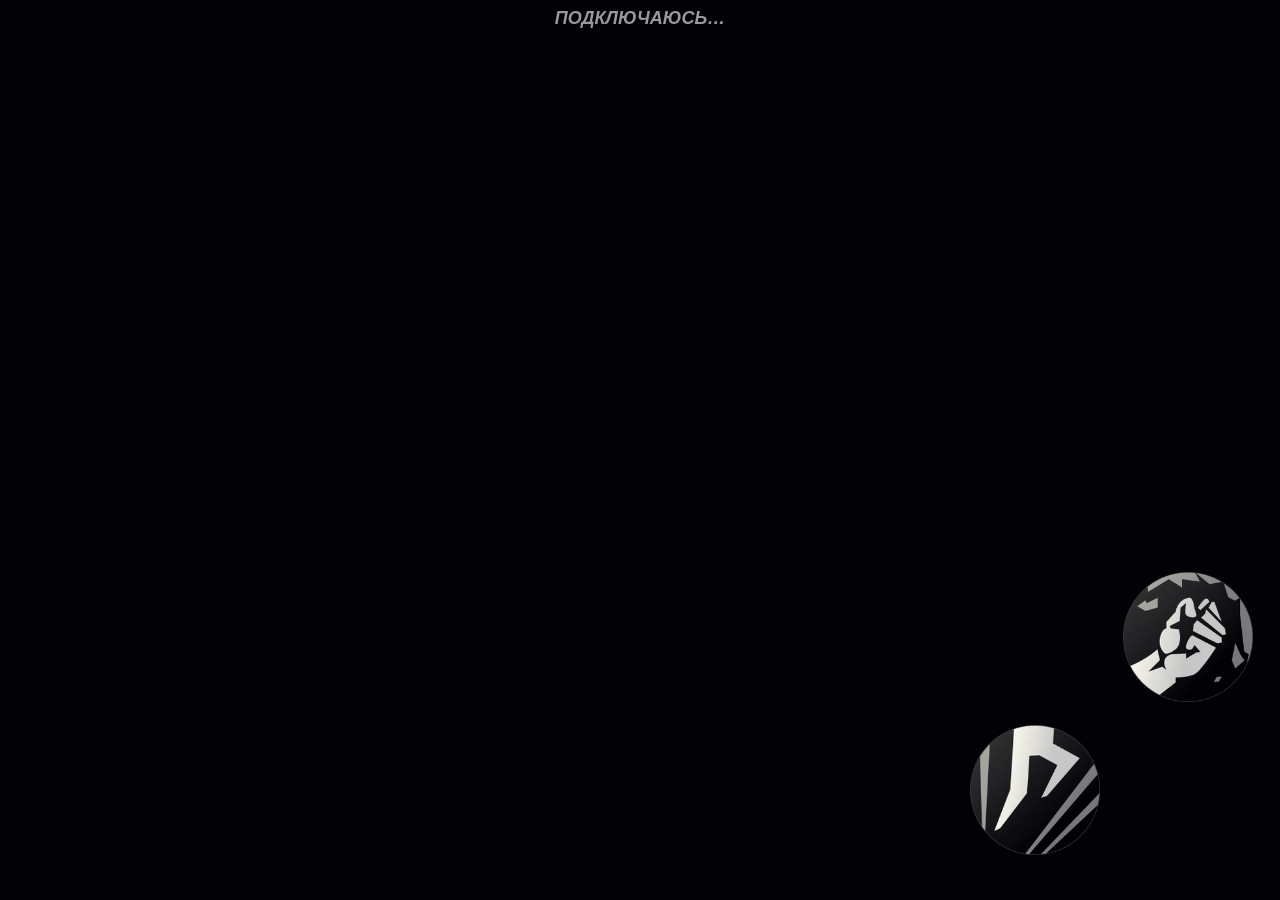
<file: HassleB/MiniApp/joystick.html>
<!doctype html>
<html lang="ru"><head><meta charset="utf-8">
<meta name="viewport" content="width=device-width,initial-scale=1,maximum-scale=1,user-scalable=no,viewport-fit=cover">
<title>Джойстик</title>
<script src="https://telegram.org/js/telegram-web-app.js"></script>
<style>
/* Размеры и градиент шарика — из Hud.css игры (единица u = 1vh игры) */
:root{--u:calc(min(100vh,160vw)/100);--a:#e0bf3e}
*{box-sizing:border-box;-webkit-tap-highlight-color:transparent;user-select:none;-webkit-user-select:none;touch-action:none}
html,body{margin:0;height:100%;overflow:hidden;position:fixed;inset:0;width:100%;overscroll-behavior:none;-webkit-touch-callout:none;background:#010106;color:#eeeee6;font:italic 700 calc(var(--u)*2.4) "Open Sans",Arial,sans-serif}
#pad{position:fixed;inset:0;padding-bottom:env(safe-area-inset-bottom)}
#st{position:fixed;top:calc(env(safe-area-inset-top) + 8px);left:0;right:0;text-align:center;color:#fff9;text-transform:uppercase;font-size:calc(var(--u)*2)}
#sp{position:absolute;left:0;top:calc(var(--u)*-21);width:100%;display:flex;justify-content:center;pointer-events:none;opacity:0;transition:opacity .15s}#sp.on{opacity:1}
.sb{width:calc(var(--u)*7.22);height:calc(var(--u)*7.22)}.sb img{width:100%;height:100%}
#sph{position:absolute;width:calc(var(--u)*13.24);height:calc(var(--u)*13.15);margin-top:calc(var(--u)*9.07)}
#stick{position:absolute;width:calc(var(--u)*17.22);height:calc(var(--u)*17.22);margin:calc(var(--u)*-8.61) 0 0 calc(var(--u)*-8.61);opacity:0;transition:opacity .1s;pointer-events:none}
#stick.on{opacity:1}
#ring{position:absolute;left:50%;top:50%;width:calc(var(--u)*24.07);height:calc(var(--u)*24.07);margin:calc(var(--u)*-12.035) 0 0 calc(var(--u)*-12.035)}
#knob{position:absolute;left:50%;top:50%;width:calc(var(--u)*7.22);height:calc(var(--u)*7.22);margin:calc(var(--u)*-3.61) 0 0 calc(var(--u)*-3.61);border-radius:50%;background:radial-gradient(31.75% 31.29% at 23.75% 36.62%,#ffffffb3 0,#fff0 100%),radial-gradient(58.18% 3045.17% at 16.16% 63.76%,#ffffff40 0,#fff0 41.46%),radial-gradient(122.95% 148.69% at 42.97% -.07%,#ffffffb3 0,#fff0 48.58%),linear-gradient(105.38deg,#f8f6ed 21.49%,#c8c8c7 60.57%),#f8f6ed}
.mb{position:fixed;right:calc(var(--u)*3);width:calc(var(--u)*14.44);height:calc(var(--u)*14.44);border-radius:50%}.mb img{width:100%;height:100%;pointer-events:none;display:block}
#bA{bottom:calc(var(--u)*22 + env(safe-area-inset-bottom))}#bJ{bottom:calc(var(--u)*5 + env(safe-area-inset-bottom));right:calc(var(--u)*20)}</style></head><body>
<div id="st">подключаюсь…</div>
<div id="pad"><div id="stick"><div id="sp"><div class="sb"><img id="spi"></div><img id="sph"></div><img id="ring"><div id="knob"></div></div></div>
<div class="mb" id="bA"><img></div><div class="mb" id="bJ"><img></div>
<script>
const IM={"bg": "[data-uri]", "J": "[data-uri]", "JA": "[data-uri]", "A": "[data-uri]", "AA": "[data-uri]", "S": "[data-uri]", "SA": "[data-uri]", "H": "[data-uri]"};
const DB='https://haeb-41fcc-default-rtdb.firebaseio.com',K=new URLSearchParams(location.search).get('k'),$=s=>document.querySelector(s);
let swipeOk=false;
function lockTg(){try{const t=Telegram.WebApp,v=x=>t.isVersionAtLeast&&t.isVersionAtLeast(x);t.ready();t.expand();
 if(v('7.7')&&t.disableVerticalSwipes){t.disableVerticalSwipes();swipeOk=true}
 else if(v('8.0')&&t.requestFullscreen){t.requestFullscreen();swipeOk=true}   // без шторки свайпать нечего
 t.setHeaderColor('#010106');t.setBackgroundColor('#010106');t.setBottomBarColor&&t.setBottomBarColor('#010106')}catch(e){}}
lockTg();try{Telegram.WebApp.onEvent('activated',lockTg)}catch(e){}
// iOS: жесты на странице не должны скроллить/тянуть её — гасим touchmove целиком
document.addEventListener('touchmove',e=>e.preventDefault(),{passive:false});
const S={x:0,y:0,j:0,a:0,c:0,s:0,jc:0,ac:0,cr:0};let seq=0,busy=false,dirty=false,fails=0,lastOk=0;
function send(){
 if(!K)return;if(busy){dirty=true;return}
 busy=true;dirty=false;
 const v=[++seq,S.x.toFixed(2),S.y.toFixed(2),S.j,S.a,S.c,S.s,S.jc,S.ac,S.cr].join('|'),ac=new AbortController(),tm=setTimeout(()=>ac.abort(),4000);
 fetch(DB+'/ctl/'+encodeURIComponent(K)+'.json',{method:'PUT',body:JSON.stringify(v),signal:ac.signal,keepalive:true})
  .then(r=>{if(!r.ok)throw 0;fails=0;lastOk=Date.now()}).catch(()=>{fails++})
  .finally(()=>{clearTimeout(tm);busy=false;if(dirty)send()})}
// ── стик: как в Hud.js игры (плавающий, квадратный зажим по осям, перетяжка вверх = спринт) ──
let id=null,bx=0,by=0,lastTap=0,lt=0;const pad=$('#pad'),stick=$('#stick'),knob=$('#knob'),sp=$('#sp'),spi=$('#spi');$('#ring').src=IM.bg;$('#sph').src=IM.H;spi.src=IM.S;
const bi={bJ:['J','JA'],bA:['A','AA']};for(const k in bi)$('#'+k+' img').src=IM[bi[k][0]];
const U=()=>Math.min(innerHeight,innerWidth*1.6)/100;
pad.addEventListener('touchstart',e=>{e.preventDefault();
 if(id!==null)return;const t=e.changedTouches[0];id=t.identifier;bx=t.clientX;by=t.clientY;
 stick.style.left=bx+'px';stick.style.top=by+'px';stick.classList.add('on');
 if(Date.now()-lastTap<300){S.c++;S.cr=1;send()}lastTap=Date.now();upd(bx,by)},{passive:false});
pad.addEventListener('touchmove',e=>{e.preventDefault();for(const t of e.touches)if(t.identifier===id)upd(t.clientX,t.clientY)},{passive:false});
function end(e){for(const t of e.changedTouches)if(t.identifier===id){id=null;stick.classList.remove('on');knob.style.transform='';sp.classList.remove('on');S.x=S.y=S.s=S.cr=0;send();setTimeout(send,60)}}
pad.addEventListener('touchend',e=>{e.preventDefault();end(e)},{passive:false});pad.addEventListener('touchcancel',end);
function upd(cx,cy){
 const u=U(),R=12.22*u,L=R+R*2*.4,cl=v=>Math.max(-L,Math.min(L,v)),dx=cl(cx-bx),dy=cl(cy-by);
 S.x=dx/R;S.y=-dy/R;S.s=S.y>1.3?1:0;if(Date.now()-lt>=50){lt=Date.now();send()}
 knob.style.transform='translate('+dx/2+'px,'+dy/2+'px)';
 sp.classList.toggle('on',S.y>.7);spi.src=S.s?IM.SA:IM.S}
// ── кнопки: Прыжок (leftShift), Удар (leftButton) — удержание; Присесть — переключатель ──
function hold(el,k){const im=el.querySelector('img'),n=bi[el.id],on=e=>{e.preventDefault();S[k]=1;S[k+'c']++;im.src=IM[n[1]];send()},off=e=>{e.preventDefault();S[k]=0;im.src=IM[n[0]];send()};
 el.addEventListener('touchstart',on);el.addEventListener('touchend',off);el.addEventListener('touchcancel',off)}
hold($('#bJ'),'j');hold($('#bA'),'a');
// ── пульс: пока апп открыт, игра опрашивает быстро; пока стик тянется — шлём каждые 100 мс ──
setInterval(()=>{if(id!==null||S.j||S.a||S.cr||Date.now()-lastOk>900)send()},100);
setInterval(()=>{$('#st').innerHTML=!K?'нет ключа в ссылке':fails>=3?'⚠️ нет связи':'● управление активно'+(swipeOk?'':' · обновите Telegram')},1000);
document.addEventListener('visibilitychange',()=>{if(document.hidden){S.x=S.y=S.j=S.a=S.s=S.cr=0;send()}});
</script></body></html>
</file>
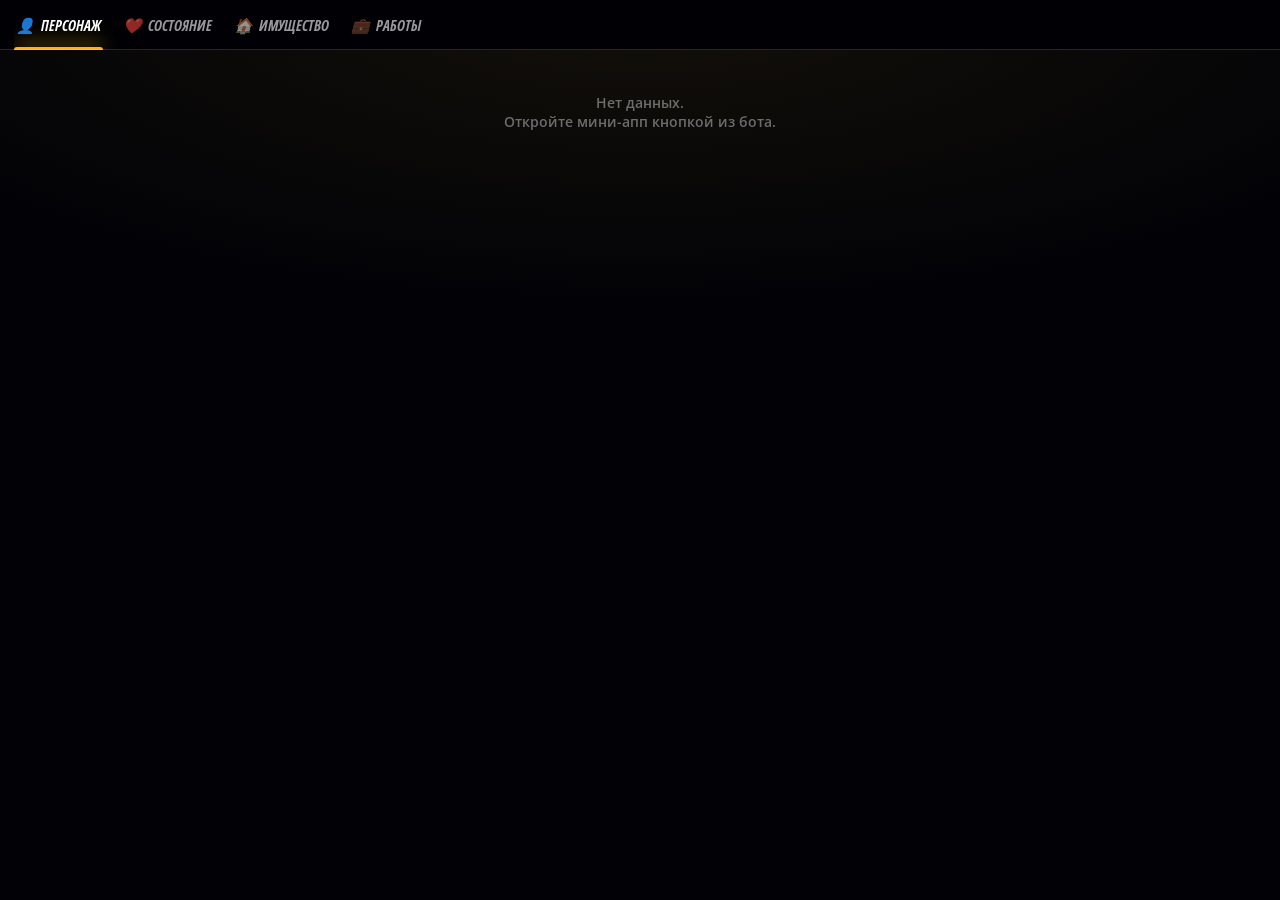
<file: HassleB/MiniApp/stats.html>
<!doctype html>
<html lang="ru"><head><meta charset="utf-8">
<meta name="viewport" content="width=device-width,initial-scale=1,viewport-fit=cover">
<title>Персонаж</title>
<link href="https://fonts.googleapis.com/css2?family=Open+Sans:ital,wdth,wght@0,75..100,400..800;1,75..100,700&display=swap" rel="stylesheet">
<script src="https://telegram.org/js/telegram-web-app.js"></script>
<style>
:root{--a:#ffb110;--bg:#010106;--tx:#eeeee6;--card:#ffffff0d;--g:#1aae39;--r:#e8433f;--y:#ffb110;--b:#4aa8ff}
*{box-sizing:border-box}
body{margin:0;min-height:100vh;background:radial-gradient(120% 60% at 50% 0,#14110a 0,var(--bg) 60%) var(--bg);color:var(--tx);font:600 14px/1.35 "Open Sans",Arial,sans-serif;padding-bottom:env(safe-area-inset-bottom)}
.hd{position:sticky;top:0;z-index:3;background:#010106f5;padding:env(safe-area-inset-top) 14px 0;display:flex;align-items:center;justify-content:space-between}
.hd::after{content:"";position:absolute;left:0;right:0;bottom:0;height:1px;background:#ffffff26}
.tabs{display:flex;position:relative;height:50px;overflow-x:auto;scrollbar-width:none}
.tab{display:flex;align-items:center;gap:6px;margin-right:18px;padding:0 2px;font:italic 700 15px "Open Sans",Arial;font-stretch:75%;text-transform:uppercase;color:#fff9;cursor:pointer;white-space:nowrap;transition:.25s}
.tab.on{color:#fff}
#ln{position:absolute;bottom:0;left:0;height:3px;width:0;background:var(--a);border-radius:4px 4px 0 0;box-shadow:0 -3px 18px #f9b701;transition:.25s}
.who{font:italic 700 13px "Open Sans";font-stretch:75%;text-transform:uppercase;color:#fff9;text-align:right;white-space:nowrap;padding-left:10px}
main{padding:14px;max-width:560px;margin:0 auto}
.card{background:var(--card);border-radius:10px;padding:12px 14px;margin-bottom:10px}
.h{font:italic 700 12px "Open Sans";font-stretch:75%;text-transform:uppercase;color:#fff9;letter-spacing:.06em;margin:0 0 8px}
.nick{font:italic 800 24px "Open Sans";font-stretch:75%;text-transform:uppercase;line-height:1.1}
.sub{color:#fff9;font-weight:600;margin-top:2px}
.vip,.flag{display:inline-block;margin:8px 6px 0 0;padding:2px 9px;border-radius:20px;font:italic 700 12px "Open Sans";font-stretch:75%;text-transform:uppercase;border:1px solid}
.row{display:flex;justify-content:space-between;align-items:baseline;gap:10px}
.row b{font-weight:800}
.bar{height:7px;border-radius:4px;background:#ffffff1a;margin-top:6px;overflow:hidden}
.bar i{display:block;height:100%;border-radius:4px}
.g3{display:grid;grid-template-columns:repeat(3,1fr);gap:8px}
.g2{display:grid;grid-template-columns:1fr 1fr;gap:8px}
.tile{background:var(--card);border-radius:10px;padding:10px;text-align:center}
.tile span{display:block;color:#fff9;font-size:11px;text-transform:uppercase}
.tile b{display:block;font:italic 800 20px "Open Sans";font-stretch:75%;margin-top:2px}
.fin{display:flex;justify-content:space-between;gap:12px;padding:7px 0;border-bottom:1px solid #ffffff14}
.fin:last-child{border:0}
.fin span{color:#fff9;flex:none}
.fin b{text-align:right;min-width:0;overflow-wrap:anywhere}
.chip{display:inline-block;margin:0 6px 6px 0;padding:4px 10px;border-radius:20px;font-size:13px}
.code{font:600 13px/1.5 ui-monospace,Menlo,Consolas,monospace;color:var(--tx);overflow-wrap:anywhere}
.ok{color:var(--g)}.bad{color:var(--r)}.warn{color:var(--y)}.mut{color:#fff9}
.empty{text-align:center;color:#fff6;padding:30px 0}
.ft{text-align:center;color:#fff5;font-size:11px;margin:14px 0}
</style></head><body>
<div class="hd"><div class="tabs" id="tabs"><i id="ln"></i></div><div class="who" id="who"></div></div>
<main id="v"></main>
<script>
const $=s=>document.querySelector(s),
E=s=>String(s==null?'':s).replace(/[&<>"]/g,c=>({'&':'&amp;','<':'&lt;','>':'&gt;','"':'&quot;'}[c])),
N=v=>v==null||v===''?'—':Number(v).toLocaleString('ru-RU'),
P=v=>v==null?'—':v+'%';
function dec(s){s=s.replace(/-/g,'+').replace(/_/g,'/');while(s.length%4)s+='=';return JSON.parse(new TextDecoder().decode(Uint8Array.from(atob(s),c=>c.charCodeAt(0))))}
let D=null;
try{const q=new URLSearchParams(location.search);if(q.get('d'))D=dec(q.get('d'));else if(q.has('demo'))D={n:'Nick_Name',s:1,f:'ФСБ',id:312,sk:287,
 o:['Федеральная служба','Капитан',9,'Опер уполномоченный'],w:[1,3,0],l:[24,1800,3000],h:312,
 m:[152000,2600000,120,8400],ph:'3486421',v:2,st:[56,78],lw:100,pr:[2,1,3],
 pd:[['Дом №200',3,20,1],['Дом #12',14,20,0],['Квартира',9,30,0]],
 b:[['+10% к опыту',0],['Голод',1]],j:[['Машинист метрополитена',2],['Пилот',5]],
 sal:['12.500','14:00','2.612.500'],
 hud:[100,45,80,2,62,'deagle',7,35],pos:[1520,-840,24,180,0],on:5025,pz:0,
 afk:['5/5 мин',95,'48.000'],ns:[1,1,0,1,1,0,0],t:Date.now()}}catch(e){}
const tg=window.Telegram&&Telegram.WebApp;
if(tg){try{tg.ready();tg.expand();tg.setHeaderColor('#010106');tg.setBackgroundColor('#010106')}catch(e){}}
const bar=(v,m,c)=>`<div class="bar"><i style="width:${Math.max(0,Math.min(100,m?v/m*100:0))}%;background:${c}"></i></div>`,
tile=(k,v)=>`<div class="tile"><span>${k}</span><b>${v}</b></div>`,
fin=(k,v)=>`<div class="fin"><span>${k}</span><b>${v}</b></div>`,
rub=v=>v==null||v===''?'—':E(v)+' ₽',                       // готовая строка (з/п приходит как есть, с точками)
VIP=[null,['Silver','#c0c6d0'],['Gold','#ffb110'],['Platinum','#7fd6ff']],
ico=n=>/квартир/i.test(n)?'🏢':/авто|машин/i.test(n)?'🚗':/бизнес|магазин/i.test(n)?'🏪':'🏠',
dur=s=>{s=Math.max(0,Math.floor(s||0));const p=n=>String(n).padStart(2,'0');return Math.floor(s/3600)+'ч '+p(Math.floor(s%3600/60))+'м '+p(s%60)+'с'},
warnRow=d=>{const w=d.w;if(!w)return'';
 if(w[2]===1)return fin('Выговоры','<span class="bad">не удалось проверить</span>');
 if(w[2]===2)return fin('Выговоры','<span class="mut">проверяем…</span>');
 const c=w[0]||0,m=w[1]||3,cl=c>=m?'bad':c>0?'warn':'ok';
 return fin('Выговоры','<span class="'+cl+'">'+(c>=m?'🚫 ':c>0?'⚠️ ':'')+c+'/'+m+'</span>')};
const TABS=[['Персонаж','👤',d=>{
 const o=d.o||[],l=d.l||[],s=d.st||[],p=d.pr||[],m=d.m||[],vp=VIP[d.v],w=d.w,
  sub=[d.id!=null?'ID '+E(d.id):'',d.sk!=null?'Скин '+E(d.sk):''].filter(Boolean).join(' · ');
 return `<div class="card"><div class="nick">${E(d.n)||'—'}</div>
 ${sub?`<div class="sub">${sub}</div>`:''}
 ${vp?`<span class="vip" style="color:${vp[1]}">${vp[0]} VIP</span>`:''}${d.pz?'<span class="flag bad">🔒 Тюрьма</span>':''}</div>
 <div class="card"><p class="h">Фракция / Звание</p>${fin('Фракция',E(o[0]||'—'))}${fin('Звание',E(o[1]||'—')+(o[2]!=null&&o[2]!==''?' (#'+E(o[2])+')':''))}${fin('Статус',E(o[3]||'—'))}${warnRow(d)}
 ${w&&w[2]==null&&w[0]>0?bar(w[0],w[1]||3,w[0]>=(w[1]||3)?'var(--r)':'var(--y)'):''}</div>
 <div class="card"><div class="row"><span class="h" style="margin:0">Уровень</span><b>${N(l[0])}${d.h!=null?' · '+N(d.h)+' ч':''}</b></div>
 ${bar(l[1],l[2],'linear-gradient(90deg,#ffb110,#f9d44a)')}<div class="sub" style="font-size:12px;margin-top:4px">${N(l[1])} / ${N(l[2])} XP</div></div>
 <div class="g2" style="margin-bottom:10px"><div class="card" style="margin:0"><div class="row"><span class="h" style="margin:0">Выносливость</span><b>${P(s[0])}</b></div>${bar(s[0],100,'var(--g)')}</div>
 <div class="card" style="margin:0"><div class="row"><span class="h" style="margin:0">Сила</span><b>${P(s[1])}</b></div>${bar(s[1],100,'var(--r)')}</div></div>
 <div class="g3" style="margin-bottom:10px">${tile('Дома',p[0]||0)}${tile('Бизнесы',p[1]||0)}${tile('Авто',p[2]||0)}</div>
 <div class="card"><p class="h">Финансы</p>${fin('Наличные',N(m[0])+' ₽')}${fin('Банк',N(m[1])+' ₽')}
 ${d.sal&&d.sal[0]?fin('💼 Последняя з/п',rub(d.sal[0])+(d.sal[2]?' · Банк: '+rub(d.sal[2]):'')+(d.sal[1]?' · '+E(d.sal[1]):'')):''}
 ${m[2]!=null&&m[2]>0?fin('💎 Donate',N(m[2])+' ₽'):''}${fin('Телефон',E(d.ph||'—'))}${fin('Баланс SIM',m[3]!=null?N(m[3])+' ₽':'—')}
 ${fin('VIP',vp?vp[0]:'—')}${fin('Законопослушность',N(d.lw))}</div>`}],

['Состояние','❤️',d=>{
 const h=d.hud,ps=d.pos,ns=d.ns,
  NS=['Уведомления PayDay','Уведомления от сотрудников','Уведомления рации (все)','Рация — важные (строй/место/ID)','Уведомления выговоры','Отслеживание местоположения','Автоответ КАЧ/ЗП'];
 let out='';
 if(h){const wn=h[3]>0?'⭐'.repeat(Math.min(h[3],6)):'Нет';
  out+=`<div class="card"><p class="h">Состояние персонажа</p>
  <div class="g3" style="margin-bottom:6px">${tile('HP',P(h[0]))}${tile('Броня',P(h[1]))}${tile('Голод',P(h[2]))}</div>
  ${bar(h[0],100,'var(--r)')}
  ${fin('🚨 Розыск',wn)}${h[4]!=null&&h[4]<99?fin('🌊 Дыхание',P(h[4])):''}
  ${h[5]?fin('🔫 Оружие',E(h[5])+' ('+N(h[6])+' / '+N(h[7])+')'):''}</div>`}
 if(ps)out+=`<div class="card"><p class="h">Позиция</p><div class="code">x=${E(ps[0])} y=${E(ps[1])} z=${E(ps[2])} угол=${E(ps[3])}° interior=${ps[4]?'В интерьере':'Не в интерьере'}</div></div>`;
 if(d.on!=null||d.pz||d.afk){out+=`<div class="card"><p class="h">Сессия</p>
  ${d.on!=null?fin('⏰ Онлайн',dur(d.on)):''}${d.pz?fin('🔒 Тюрьма','<span class="bad">АКТИВНА</span>'):''}
  ${d.afk?fin('🔄 AFK цикл активен',E(d.afk[0])):''}${d.afk?fin('Наиграно',N(d.afk[1])+' мин'):''}${d.afk?fin('Накоплено',rub(d.afk[2]||0)):''}</div>`}
 if(ns)out+=`<div class="card"><p class="h">Уведомления</p>${NS.map((k,i)=>fin(k,ns[i]?'<span class="ok">ВКЛ</span>':'<span class="bad">ВЫКЛ</span>')).join('')}</div>`;
 return out||'<div class="empty">Нет данных о состоянии</div>'}],

['Имущество','🏠',d=>{const a=d.pd||[],p=d.pr||[];
 return `<div class="g3" style="margin-bottom:10px">${tile('Дома',p[0]||0)}${tile('Бизнесы',p[1]||0)}${tile('Авто',p[2]||0)}</div>`+
 (a.length?a.map(x=>{const dg=x[3];return `<div class="card"><div class="row"><span>${ico(x[0])} ${E(x[0])}</span><b class="${dg?'bad':''}">оплачен ${x[1]}/${x[2]} дн.${dg?' ⚠️':''}</b></div>${bar(x[1],x[2],dg?'var(--r)':'var(--a)')}</div>`}).join(''):'<div class="empty">Имущества нет</div>')}],

['Работы','💼',d=>{const b=d.b||[],j=d.j||[],ch=(x,c)=>x.length?x.map(y=>`<span class="chip ${c}" style="background:${c=='ok'?'#1aae3922':'#e8433f22'}">${E(y[0])}</span>`).join(''):'<span class="sub">—</span>';
 return `<div class="card"><p class="h">⚡ Баффы</p>${ch(b.filter(x=>!x[1]),'ok')}</div><div class="card"><p class="h">💀 Дебаффы</p>${ch(b.filter(x=>x[1]),'bad')}</div>
 <div class="card"><p class="h">Работы</p>${j.length?j.map(x=>fin(E(x[0]),'ур. '+E(x[1]))).join(''):'<span class="sub">—</span>'}</div>`}]];
const DB='https://haeb-41fcc-default-rtdb.firebaseio.com',K=new URLSearchParams(location.search).get('k');
let cur=0,lastSig='',lastT=null,got=false,fails=0,busy=false,seenAt=D?Date.now()-Math.max(0,Date.now()-(D.t||Date.now())):0;
const ago=s=>s<60?s+' с':Math.floor(s/60)+' мин';
function tick(){const f=$('#ft');if(!f||!D)return;
 if(!K){f.textContent='Обновлено '+Math.max(0,Math.round((Date.now()-(D.t||Date.now()))/60000))+' мин назад';return}
 const a=Math.max(0,Math.round((Date.now()-seenAt)/1000));
 f.innerHTML=fails>=3?'<span class="warn">⚠️ нет связи с сервером</span> · данные '+ago(a)+' назад'
  :!got?'<span class="mut">подключаюсь…</span>'
  :a<45?'<span class="ok">● live</span> · обновлено '+ago(a)+' назад'
  :'<span class="bad">● игра не отвечает</span> · данные '+ago(a)+' назад'}
function emptyMsg(){return K?(got?'Игра ещё не прислала данные.<br>Проверьте, что она запущена.':fails>=3?'Нет связи с сервером.':'Загружаю данные…'):'Нет данных.<br>Откройте мини-апп кнопкой из бота.'}
function show(i,keep){cur=i;const T=document.querySelectorAll('.tab');T.forEach((t,k)=>t.classList.toggle('on',k==i));
 const t=T[i],y=scrollY;$('#ln').style.width=t.offsetWidth+'px';$('#ln').style.transform='translateX('+t.offsetLeft+'px)';
 $('#v').innerHTML=D?TABS[i][2](D)+'<div class="ft" id="ft"></div>':'<div class="empty">'+emptyMsg()+'</div>';
 if(D)$('#who').textContent='S'+(D.s||'?')+(D.f?' · '+D.f:'');
 tick();scrollTo(0,keep?y:0)}
async function poll(){
 if(!K||busy||document.hidden)return;busy=true;
 const ac=new AbortController(),tm=setTimeout(()=>ac.abort(),8000);
 try{
  const r=await fetch(DB+'/stats/'+encodeURIComponent(K)+'.json',{cache:'no-store',signal:ac.signal});
  if(!r.ok)throw 0;
  const s=await r.json(),first=!got;got=true;fails=0;
  if(typeof s==='string'){
   const o=JSON.parse(s),c=Object.assign({},o);delete c.t;const sig=JSON.stringify(c);
   if(o.t!==lastT){lastT=o.t;seenAt=Date.now()-(first?Math.min(Math.max(0,Date.now()-o.t),36e5):0)}
   if(sig!==lastSig){lastSig=sig;D=o;show(cur,true)}else{D.t=o.t;tick()}
  }else if(!D)show(cur,true)
 }catch(e){fails++;tick();if(!D)show(cur,true)}
 clearTimeout(tm);busy=false}
TABS.forEach((t,i)=>{const e=document.createElement('div');e.className='tab';e.innerHTML=t[1]+'<span>'+t[0]+'</span>';e.onclick=()=>show(i);$('#tabs').appendChild(e)});
show(0);document.fonts&&document.fonts.ready.then(()=>show(cur,true));
setInterval(tick,1000);
if(K){poll();setInterval(poll,3000);document.addEventListener('visibilitychange',()=>{if(!document.hidden)poll()});try{tg&&tg.onEvent('activated',poll)}catch(e){}}
</script></body></html>
</file>
